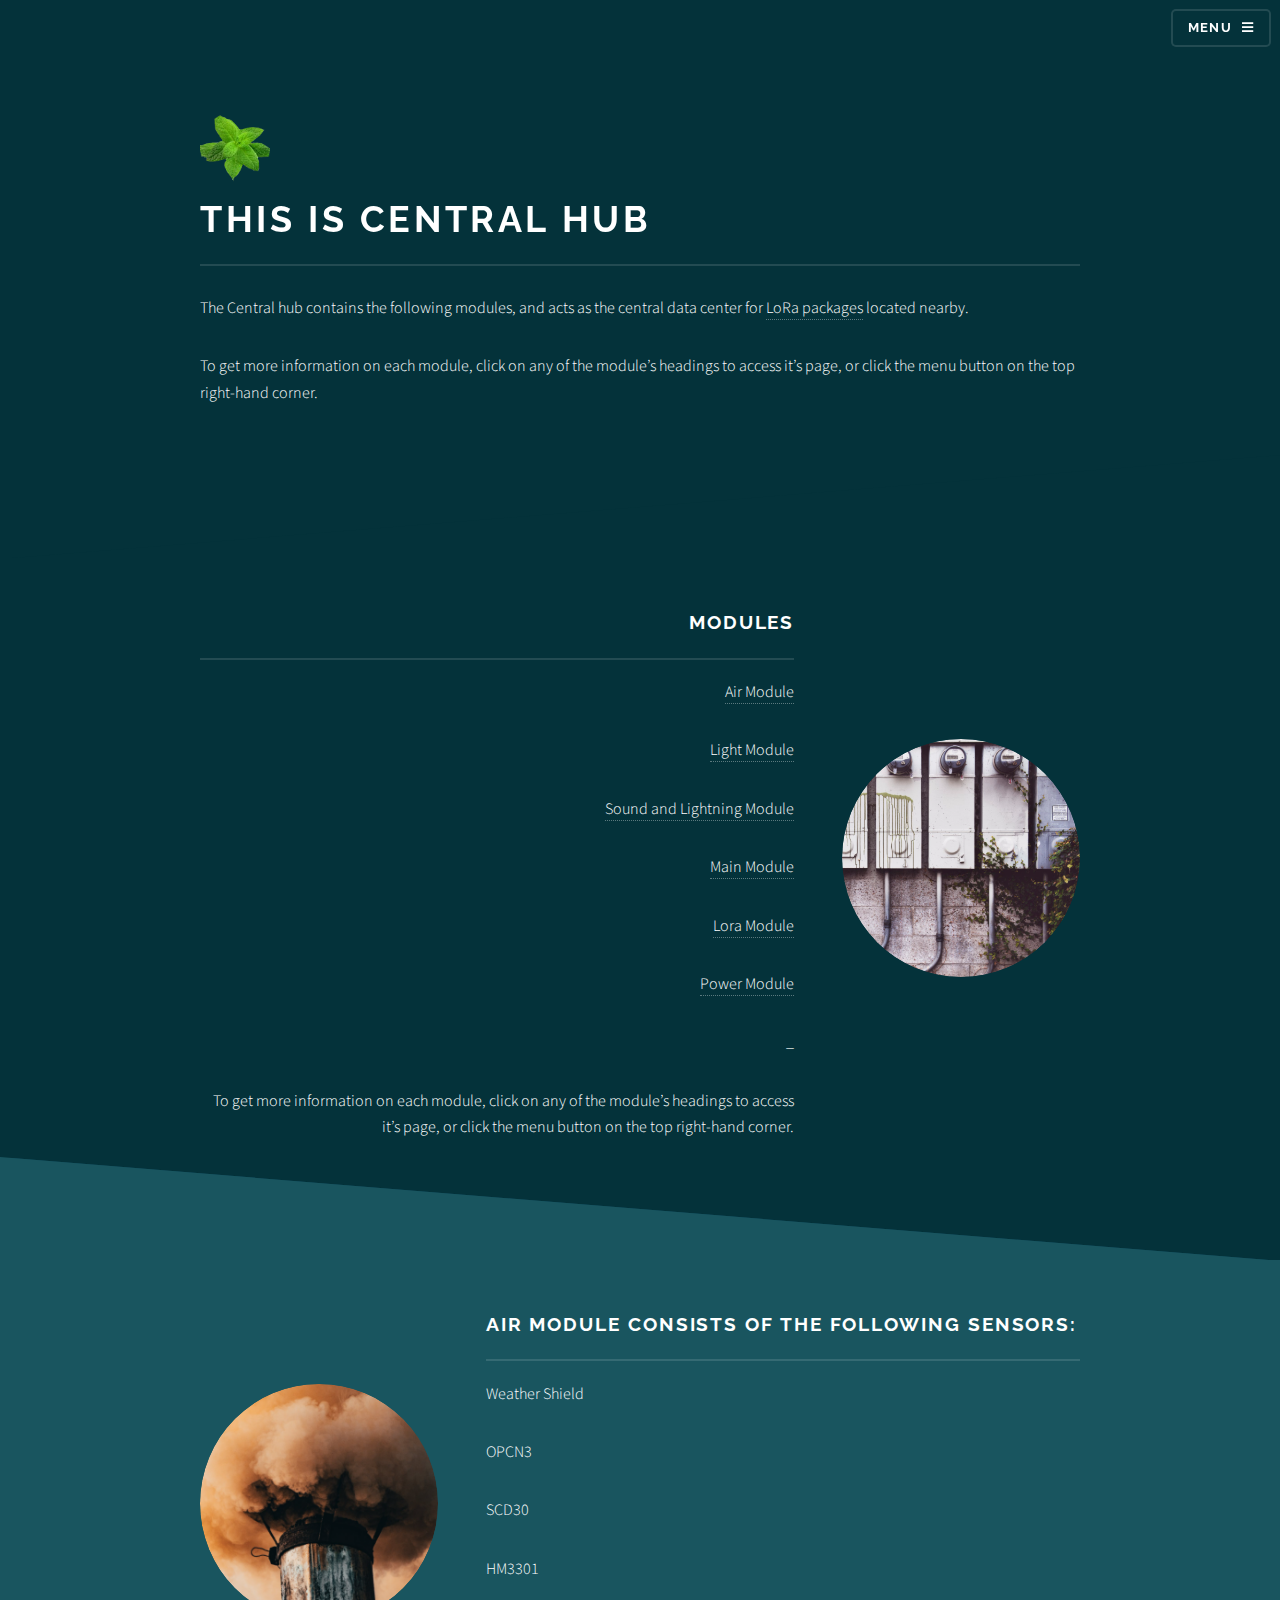
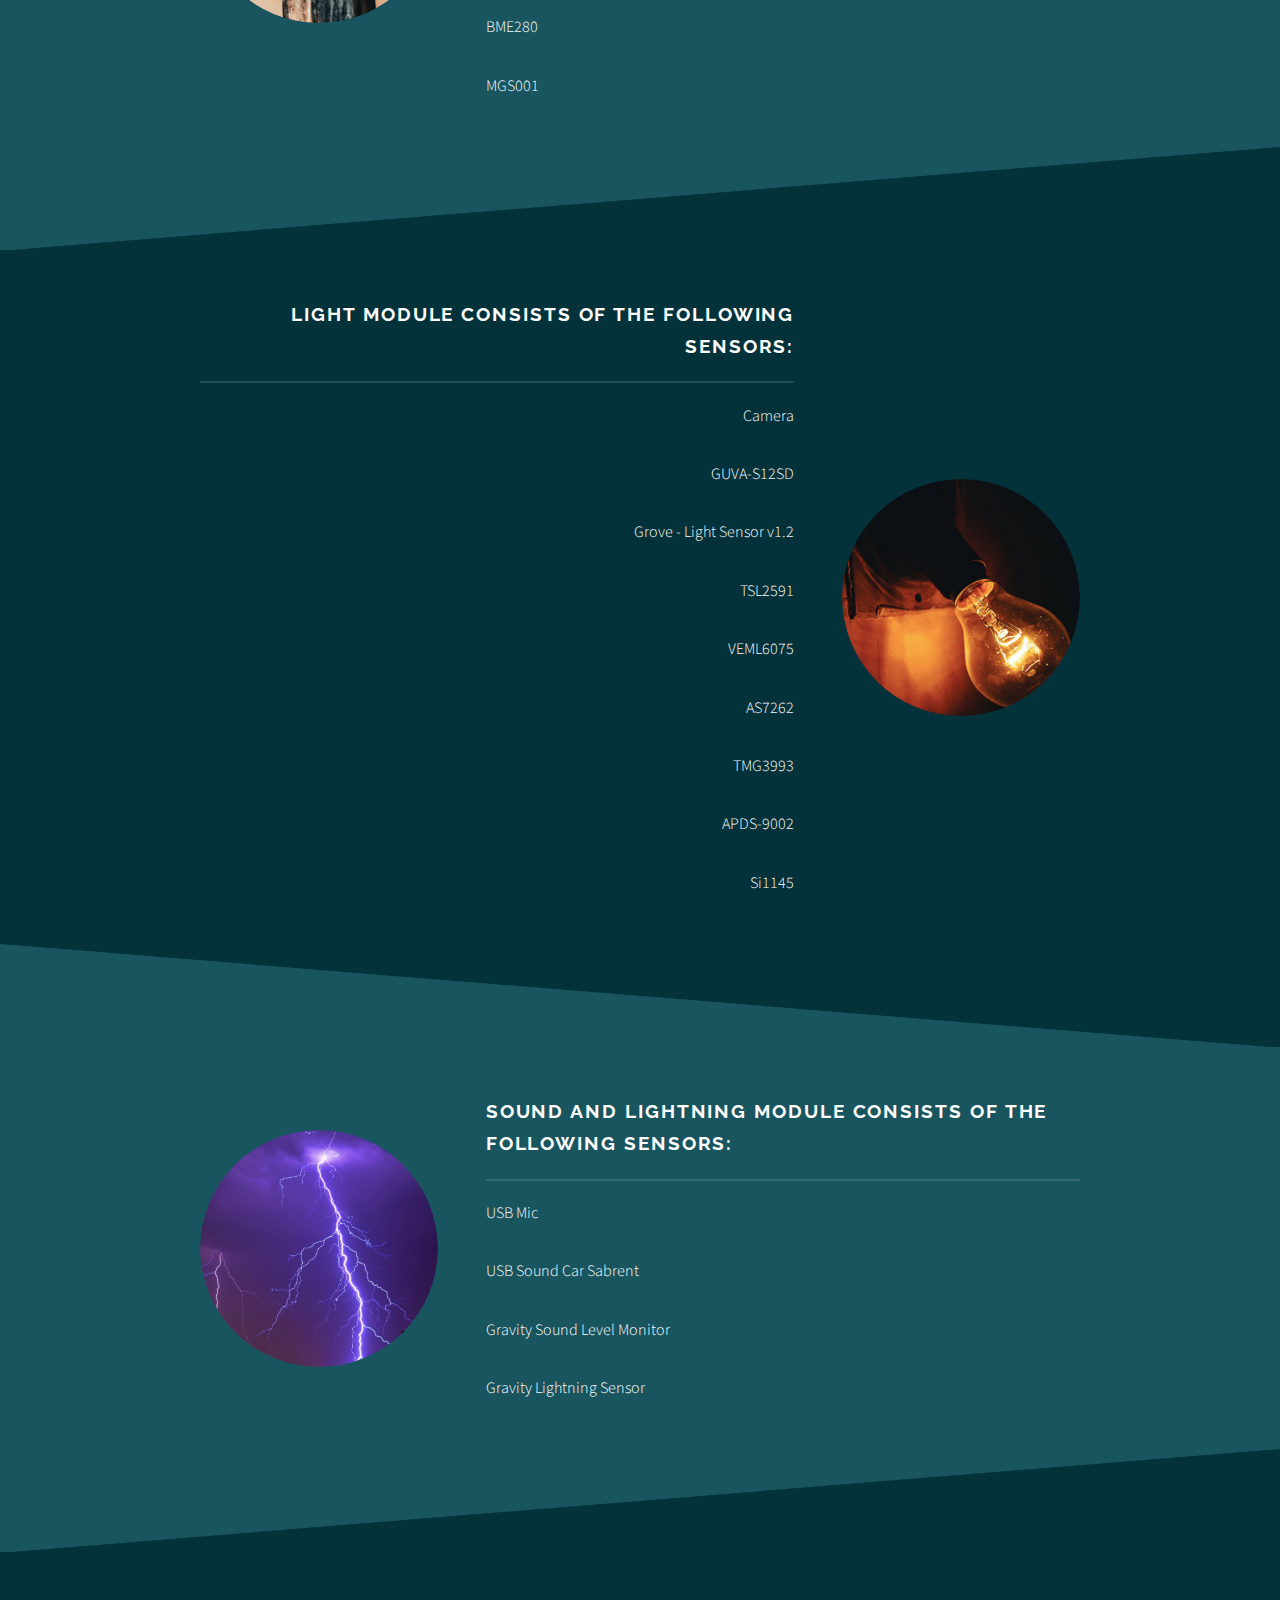
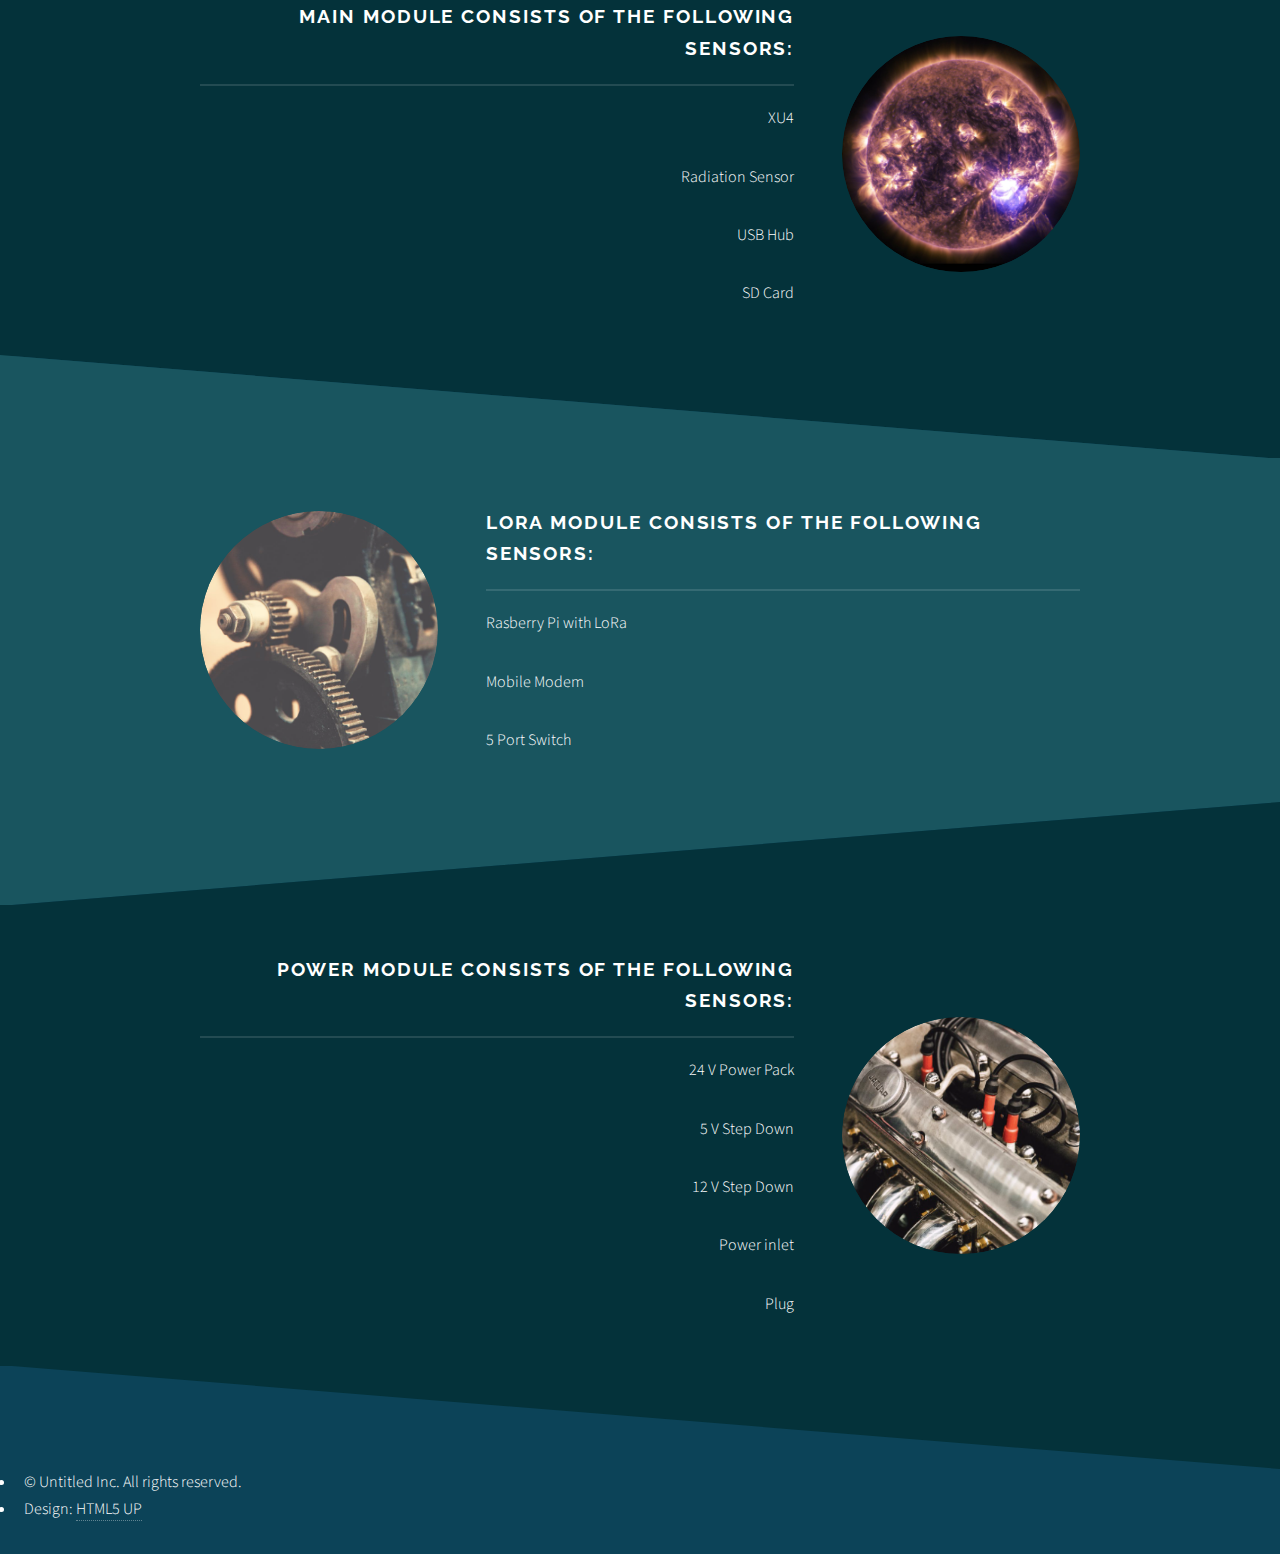
<file: index.html>
<!DOCTYPE HTML>
<!--
	Solid State by HTML5 UP
	html5up.net | @ajlkn
	Free for personal and commercial use under the CCA 3.0 license (html5up.net/license)
-->
<html>
	<head>
		<title>Central Hub</title>
		<meta charset="utf-8" />
		<meta name="viewport" content="width=device-width, initial-scale=1, user-scalable=no" />
		<link rel="stylesheet" href="assets/css/main.css" />
		<noscript><link rel="stylesheet" href="assets/css/noscript.css" /></noscript>
	</head>
	<body class="is-preload">

		<!-- Page Wrapper -->
			<div id="page-wrapper">

				<!-- Header -->
					<header id="header" class="alt">
						<h1><a href="index.html">Central Hub</a></h1>
						<nav>
							<a href="#menu">Menu</a>
						</nav>
					</header>

				<!-- Menu -->
					<nav id="menu">
						<div class="inner">
							<h2>Menu</h2>
							<ul class="links">
								<li><a href="index.html">Home</a></li>
								<li><a href="AirModule.html">Air Module</a></li>
								<li><a href="LightModule.html">Light Module</a></li>
								<li><a href="Sound&LightningModule.html">Sound & Lightning Module</a></li>
								<li><a href="MainModule.html">Main Module</a></li>
								<li><a href="LoraModule.html">Lora Module</a></li>
								<li><a href="PowerModule.html">Power Module</a></li>
						
							<a href="#" class="close">Close</a>
						</div>
					</nav>

				<!-- Banner -->
					<section id="banner">
						<div class="inner">
							<div class="logo"><img src="images/mints copy.png" width="70" height="70" alt="" />
							<h2>This is </strong>Central Hub</strong></h2>
					The Central hub contains the following modules, and acts as the central data center for <a href=https://github.com/mi3nts/loRaNode>LoRa packages</a> located nearby.</p>
					To get more information on each module, click on any of the module’s headings to access it’s page, or click the menu button on the top right-hand corner. 
						</div>
					</section>

				<!-- Wrapper -->
					<section id="wrapper">
						

						<!-- One -->
							<section id="one" class="wrapper spotlight style1">
								<div class="inner">
									<a href="#" class="image"><img src="images/lora.png" alt="" /></a>
									<div class="content">
										<h2 class="major">Modules</h2>
										<p><a href="AirModule.html">Air Module</a>
									<p><a href="LightModule.html">Light Module</a>
									<p><a href="Sound&LightningModule.html">Sound and Lightning Module</a>
									<p><a href="MainModule.html">Main Module</a>
									<p><a href="LoraModule.html">Lora Module</a>
									<p><a href="PowerModule.html">Power Module</a>
								<p>_</p>
							
									To get more information on each module, click on any of the module’s headings to access it’s page, or click the menu button on the top right-hand corner. 
									</div>
								</div>
							</section>

						<!-- Two -->
							<section id="two" class="wrapper alt spotlight style2">
								<div class="inner">
									<a href="#" class="image"><img src="images/air.png" alt="border-radius: 50%" /></a>
									<div class="content">
										<h2 class="major"><a href="AirModule.html">Air Module Consists of The Following Sensors:</a></h2>
										<p>Weather Shield</p>
										<p>OPCN3</p>
										<p>SCD30</p>
										<p>HM3301</p>
										<p>BME280</p>
										<p>MGS001</p>
									</div>
								</div>
							</section>

						<!-- Three -->
							<section id="three" class="wrapper spotlight style3">
								<div class="inner">
									<a href="#" class="image"><img src="images/light.png" alt="" /></a>
									<div class="content">
										<h2 class="major"><a href="LightModule.html">Light Module Consists of The Following Sensors:</a></h2>
										<p>Camera
										<p>GUVA-S12SD</p>
										<p>Grove - Light Sensor v1.2</p>
										<p>TSL2591</p>
										<p>VEML6075</p>
										<p>AS7262</p>
										<p>TMG3993</p>
										<p>APDS-9002</p>
										<p>Si1145</p>
									</div>
								</div>
							</section>

						<!-- Four -->
							<section id="four" class="wrapper alt spotlight style2">
								<div class="inner">
									<a href="#" class="image"><img src="images/sound.png" alt="" /></a>
									<div class="content">
										<h2 class="major"><a href="sound&lightningModule.html">Sound and Lightning Module Consists of The Following Sensors:</a></h2>
										<p>USB Mic</p>
										<p>USB Sound Car Sabrent</p>
										<p>Gravity Sound Level Monitor</p>
										<p>Gravity Lightning Sensor</p>
									</div>
								</div>
							</section>
					
						<!-- Five -->
						<section id="five" class="wrapper spotlight style3">
							<div class="inner">
								<a href="#" class="image"><img src="images/main.png" alt="" /></a>
								<div class="content">
									<h2 class="major"><a href="mainModule.html">Main Module Consists of The Following Sensors:</a></h2>
									<p>XU4</p>
									<p>Radiation Sensor</p>
									<p>USB Hub</p>
									<p>SD Card</p>
								</div>
							</div>
						</section>

					<!-- Six -->
					<section id="six" class="wrapper alt spotlight style2">
						<div class="inner">
							<a href="#" class="image"><img src="images/power.png" alt="" /></a>
							<div class="content">
								<h2 class="major"><a href="loraModule.html">Lora Module Consists of The Following Sensors:</a></h2>
								<p>Rasberry Pi with LoRa</p>
								<p>Mobile Modem</p>
								<p>5 Port Switch</p>
							</div>
						</div>
					</section>

					<!-- Seven -->
					<section id="seven" class="wrapper spotlight style3">
						<div class="inner">
							<a href="#" class="image"><img src="images/power 1.png" alt="" /></a>
							<div class="content">
								<h2 class="major"><a href="powerModule.html">Power Module Consists of The Following Sensors:</a></h2>
								<p>24 V Power Pack</p>
								<p>5 V Step Down</p>
								<p>12 V Step Down</p>
								<p>Power inlet</p>
								<p>Plug</p>
							</div>
						</div>
					</section>
		
							</ul>
							<ul class="copyright">
								<li>&copy; Untitled Inc. All rights reserved.</li><li>Design: <a href="http://html5up.net">HTML5 UP</a></li>
							</ul>
						</div>
					</section>

			</div>

		<!-- Scripts -->
			<script src="assets/js/jquery.min.js"></script>
			<script src="assets/js/jquery.scrollex.min.js"></script>
			<script src="assets/js/browser.min.js"></script>
			<script src="assets/js/breakpoints.min.js"></script>
			<script src="assets/js/util.js"></script>
			<script src="assets/js/main.js"></script>

	</body>
</html>
</file>
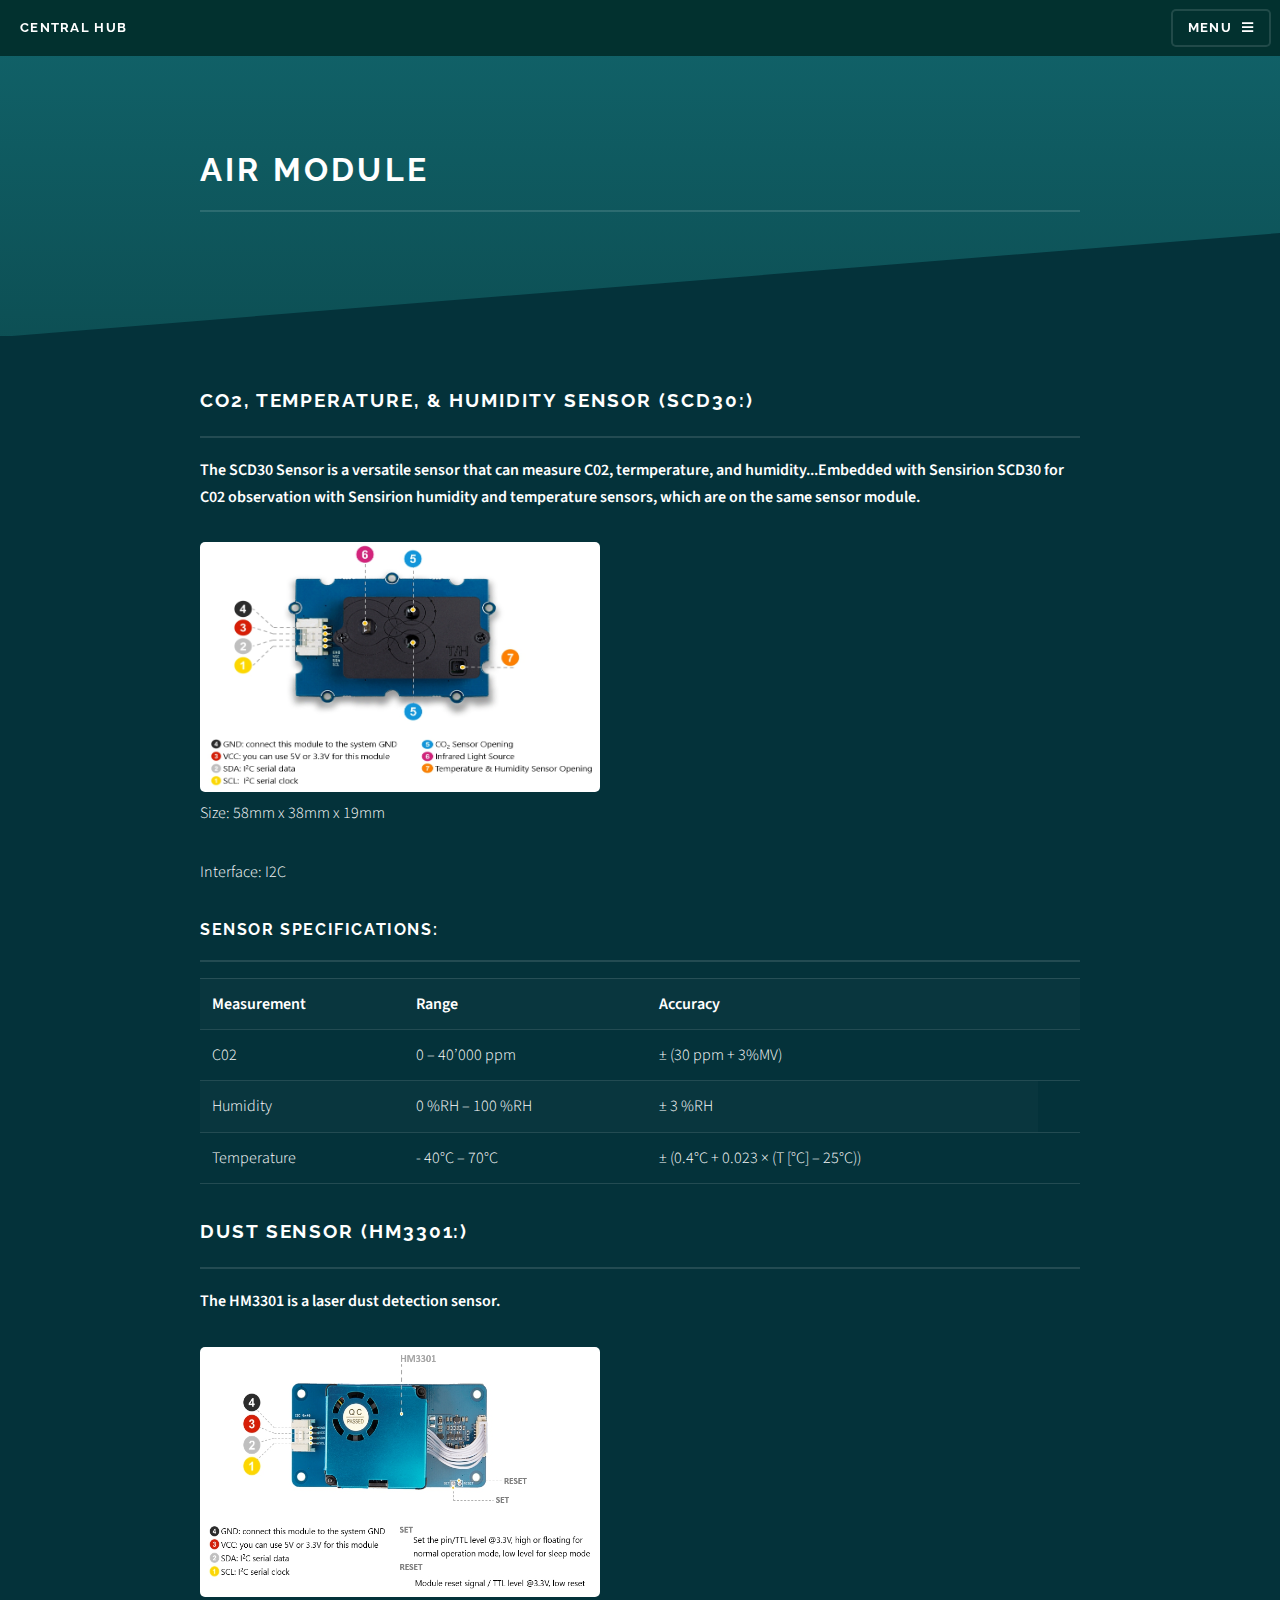
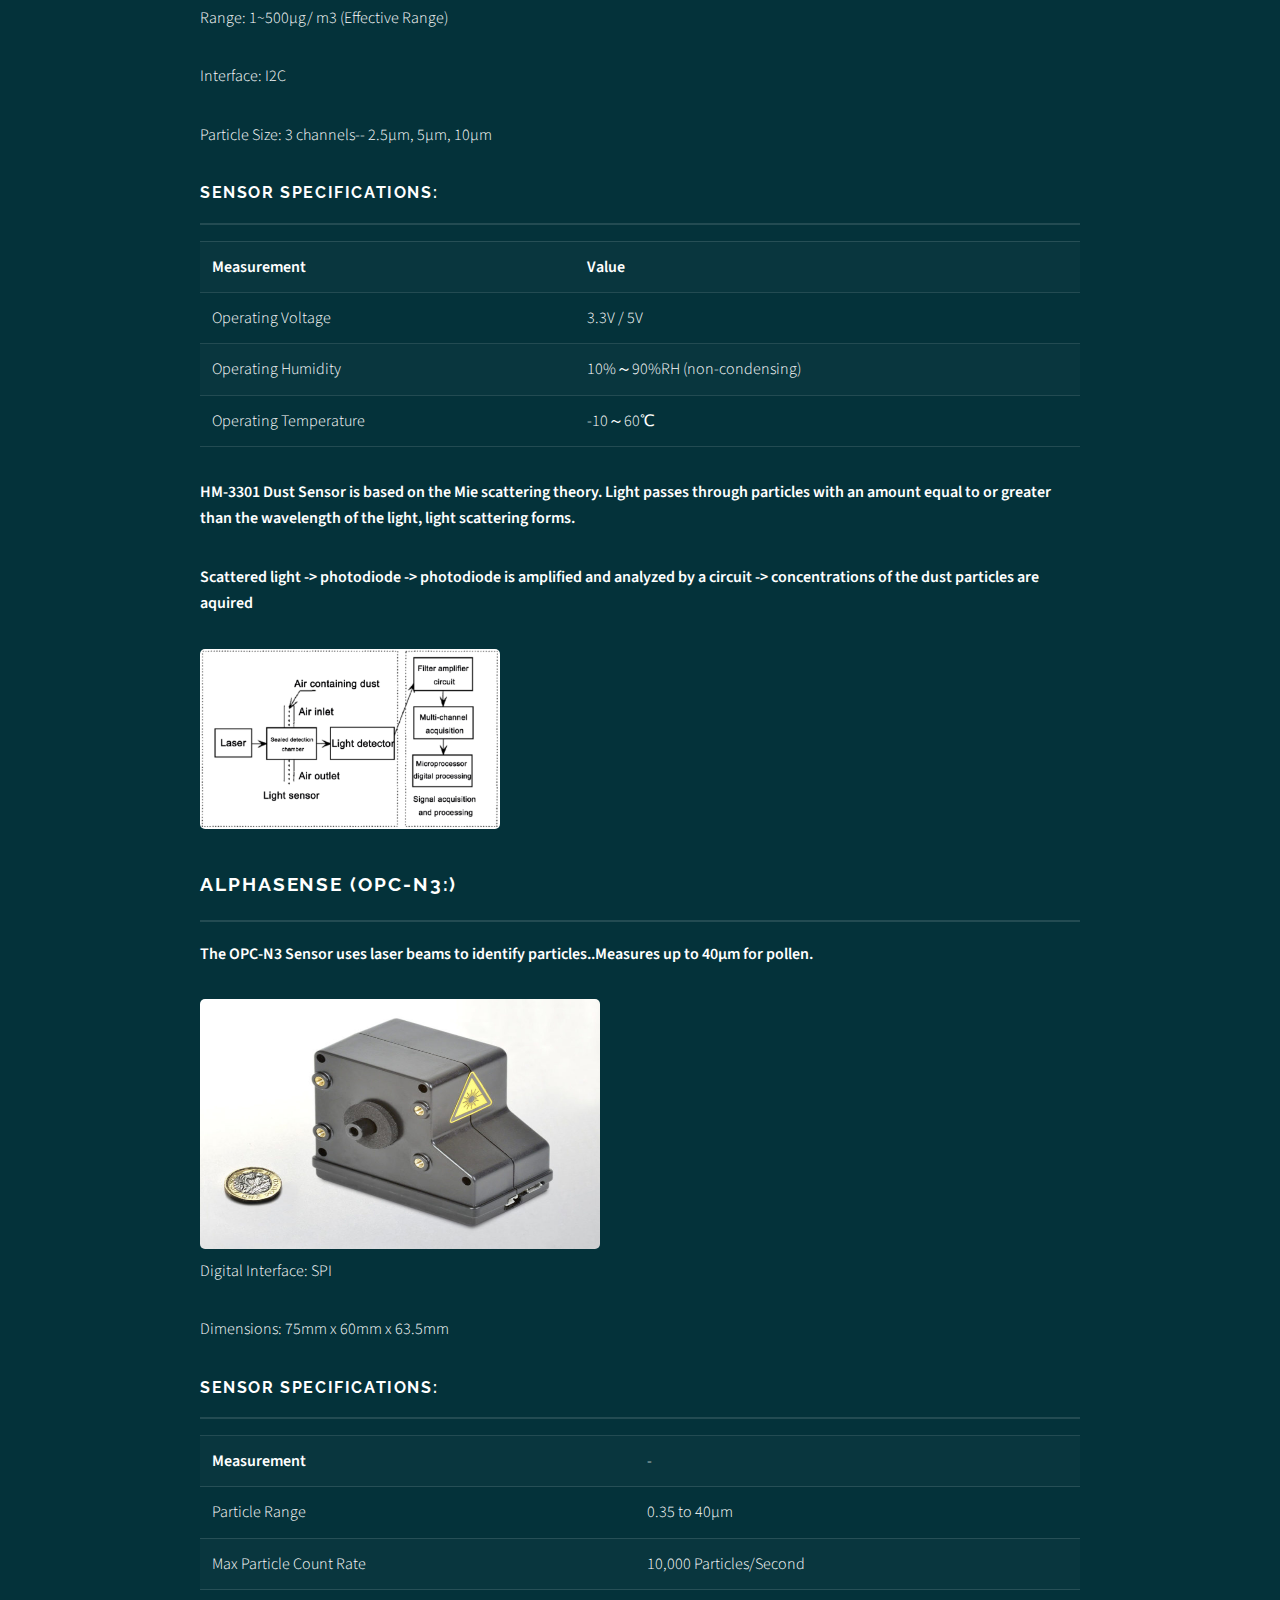
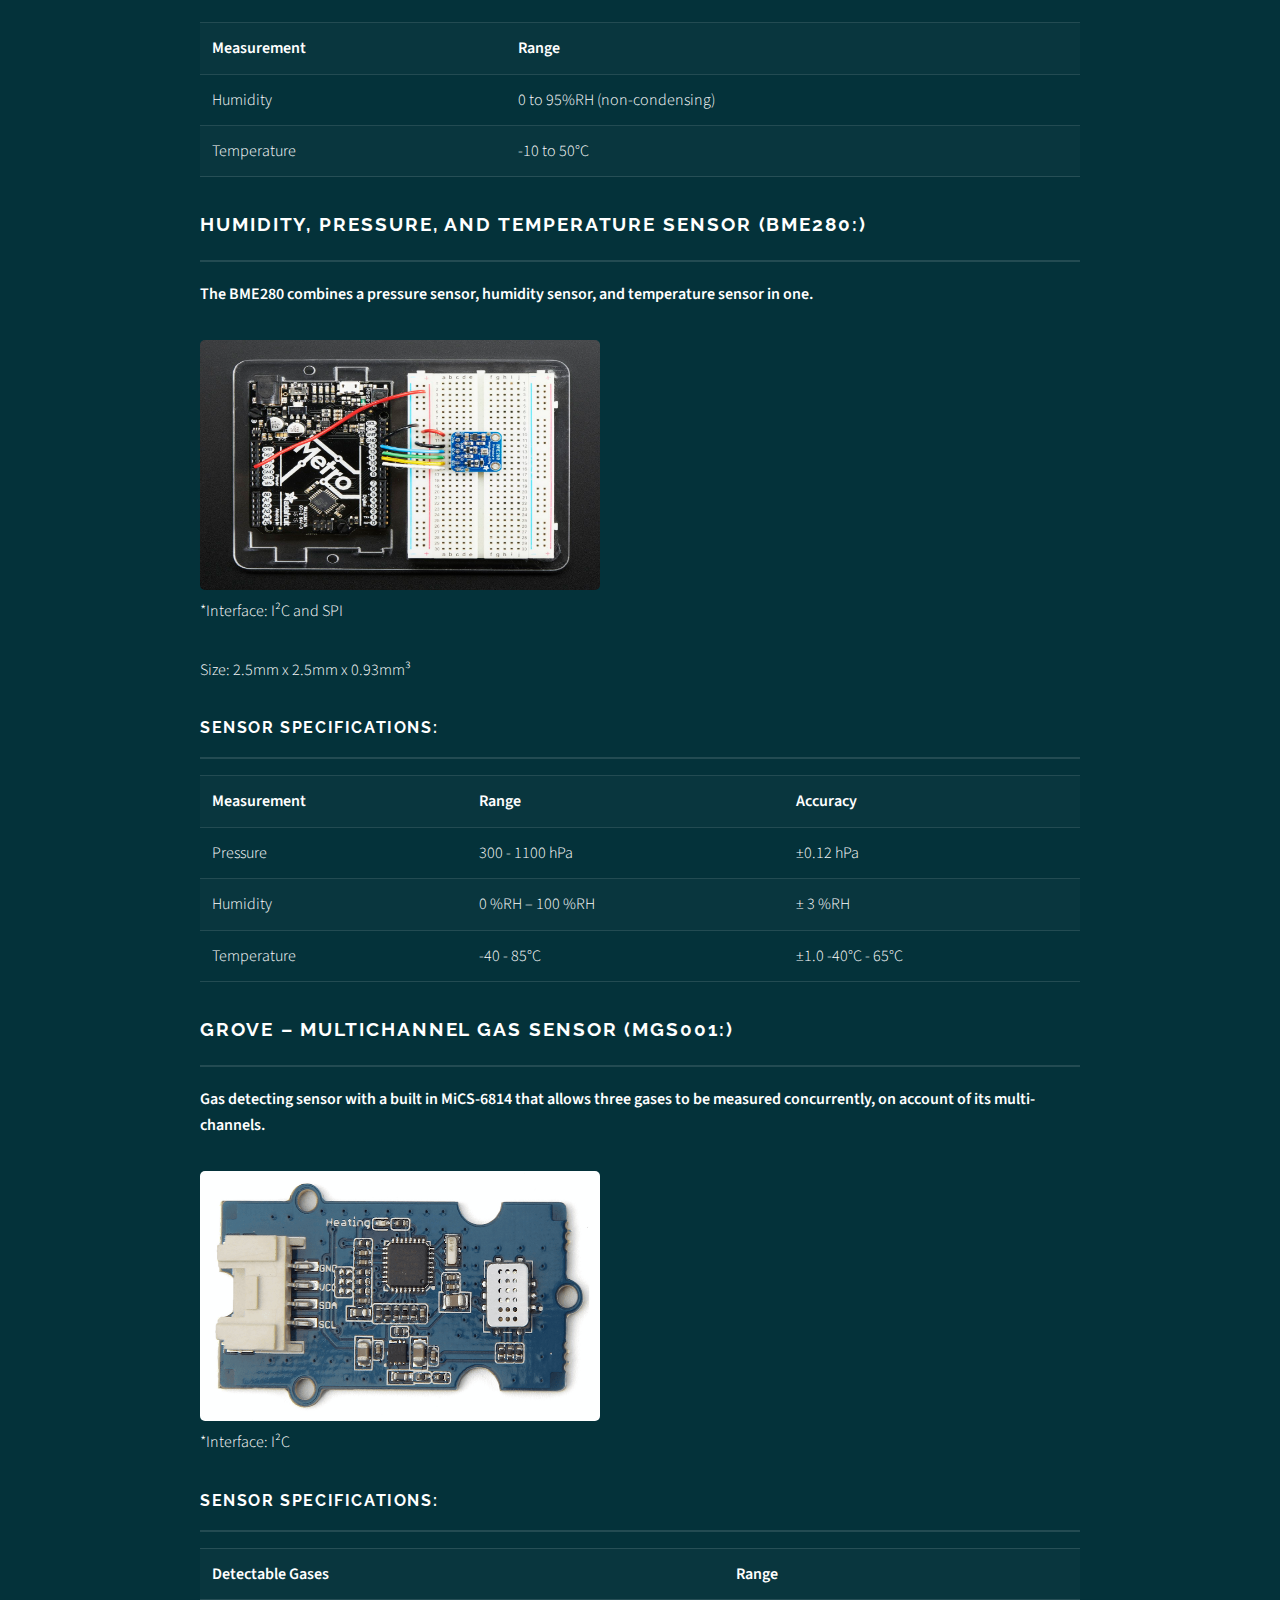
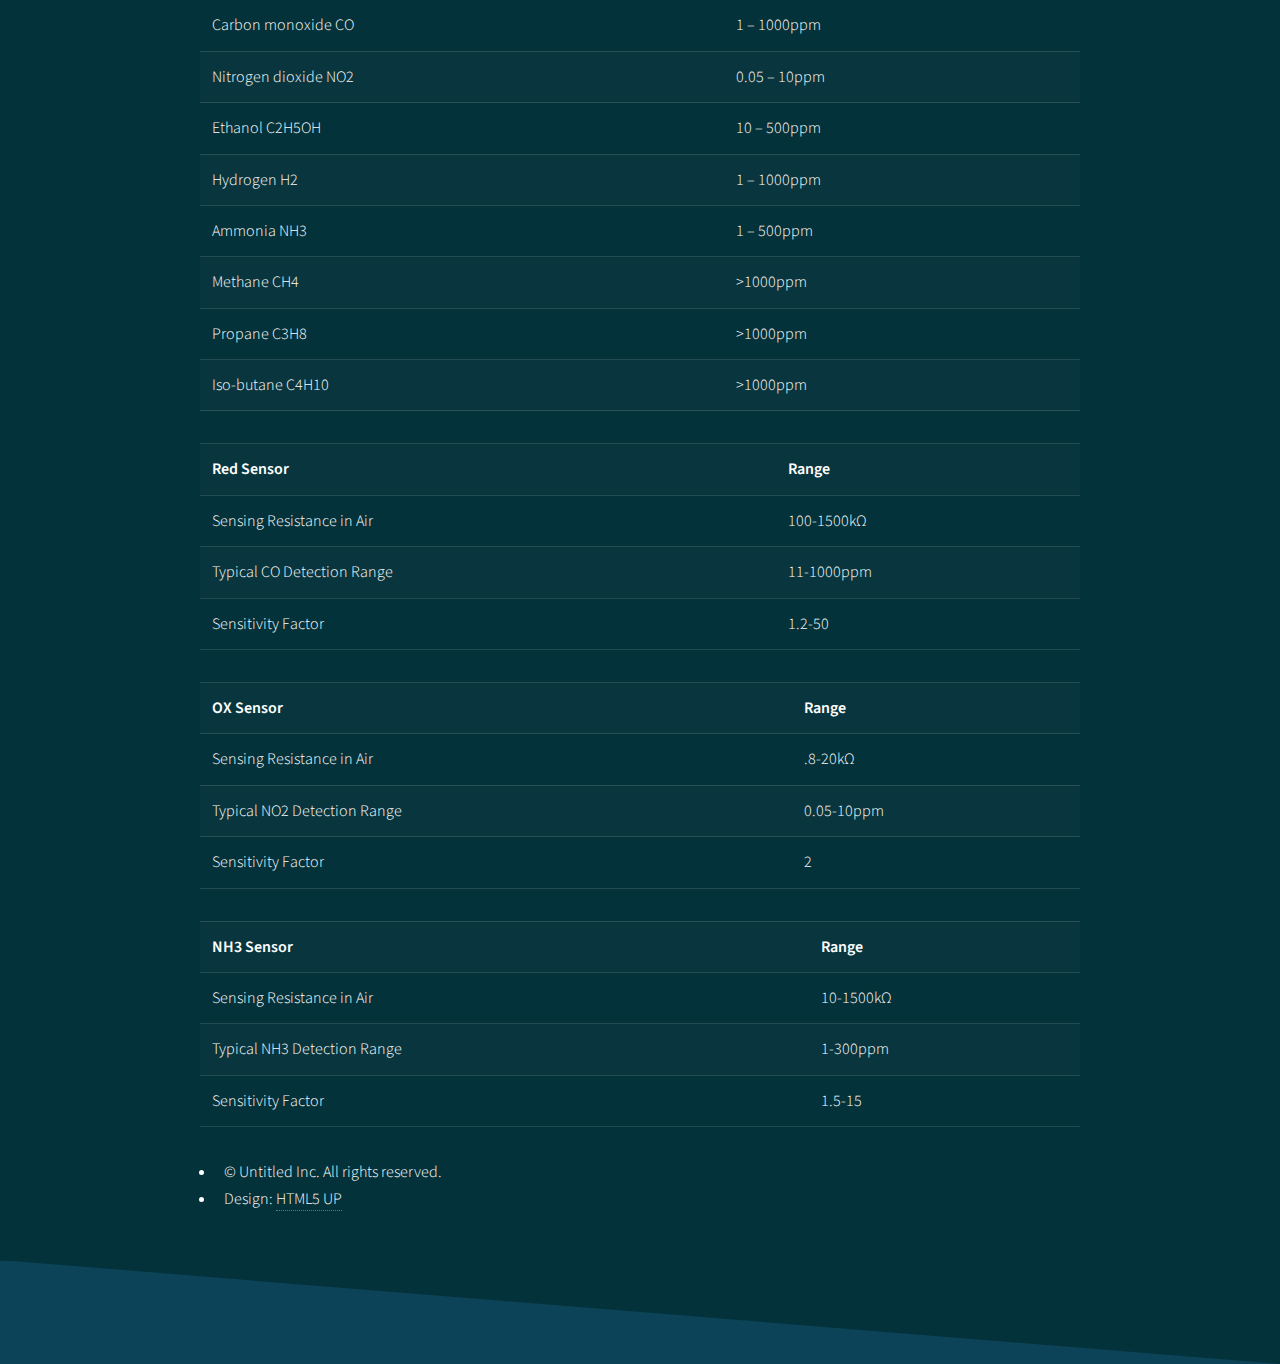
<file: AirModule.html>
<!DOCTYPE HTML>
<!--
	Solid State by HTML5 UP
	html5up.net | @ajlkn
	Free for personal and commercial use under the CCA 3.0 license (html5up.net/license)
-->
<html>
	<head>
		<title>Air Module - Central Hub</title>
		<meta charset="utf-8" />
		<meta name="viewport" content="width=device-width, initial-scale=1, user-scalable=no" />
		<link rel="stylesheet" href="assets/css/main.css" />
		<noscript><link rel="stylesheet" href="assets/css/noscript.css" /></noscript>
	</head>
	<body class="is-preload">

		<!-- Page Wrapper -->
			<div id="page-wrapper">

				<!-- Header -->
					<header id="header">
						<h1><a href="index.html">Central Hub</a></h1>
						<nav>
							<a href="#menu">Menu</a>
						</nav>
					</header>

				<!-- Menu -->
					<nav id="menu">
						<div class="inner">
							<h2>Menu</h2>
							<ul class="links">
                                <li><a href="index.html">Home</a></li>
								<li><a href="AirModule.html">Air Module</a></li>
								<li><a href="LightModule.html">Light Module</a></li>
                                <li><a href="Sound&LightningModule.html">Sound & Lightning Module</a></li>
                                <li><a href="MainModule.html">Main Module</a></li>
                                <li><a href="LoraModule.html">Lora Module</a></li>
							</ul>
							<a href="#" class="close">Close</a>
						</div>
					</nav>

				<!-- Wrapper -->
					<section id="wrapper">
						<header>
							<div class="inner">
								<h2>Air Module</h2>
							</div>
						</header>

						<!-- Content -->
							<div class="wrapper">
								<div class="inner">

									<section>
										<h2 class="major">CO2, Temperature, & Humidity Sensor (SCD30:)</h3>
										<p><b>The SCD30 Sensor is a versatile sensor that can measure C02, termperature, and humidity...Embedded with Sensirion SCD30 for C02 observation with Sensirion humidity and temperature sensors, which are on the same sensor module.</b>
											<p>       </p>
											<a href="#" class="image"><img src="images/pinout.jpg" width="400" height="250" alt="" /></a>
										<p>Size: 58mm x 38mm x 19mm
										</p>Interface: I2C
<p>       </p>
										<h1 class="major">Sensor Specifications:</h3>
										<TABLE>
											<TR>
											   <TD><b>Measurement</b></TD>
											   <TD><b>Range</b></TD>
											   <TD><b>Accuracy</b><TD>
											</TR>
											<TR>
											   <TD>C02</TD>
											   <TD>0 – 40’000 ppm</TD>
											   <TD>± (30 ppm + 3%MV)</TD>
											</TR>
											<TR>
											   <TD>Humidity</TD>
											   <TD>0 %RH – 100 %RH</TD>
											   <TD>± 3 %RH</TD>
											</TR>
											<TR>
												<TD>Temperature</TD>
												<TD>- 40°C – 70°C</TD>
												<TD>± (0.4°C + 0.023 × (T [°C] – 25°C))</TD>
											 </TR>
                                         </TABLE>
                                    <section>
                                        <h2 class="major">Dust Sensor (HM3301:)</h3>
                                        <p><b>The HM3301 is a laser dust detection sensor.</b>
											<p>       </p>
											<a href="#" class="image"><img src="images/sensorair.jpg" width="400" height="250" alt="" /></a>
										<p>Range: 1~500µg/ m3 (Effective Range)
										<p>Interface: I2C
                                        <p>Particle Size: 3 channels-- 2.5µm, 5µm, 10µm</p>
<p>       </p>
										<h1 class="major">Sensor Specifications:</h3>
										<TABLE>
											<TR>
											   <TD><b>Measurement</b></TD>
											   <TD><b>Value</b></TD>
											</TR>
											<TR>
											   <TD>Operating Voltage</TD>
											   <TD>3.3V / 5V</TD>
											</TR>
											<TR>
											   <TD>Operating Humidity</TD>
											   <TD>10%～90%RH (non-condensing)</TD>
											</TR>
											<TR>
												<TD>Operating Temperature	</TD>
												<TD>-10～60℃</TD>
											</TR>
                                         </TABLE>

                                        <p><b> HM-3301 Dust Sensor is based on the Mie scattering theory. Light passes through particles with an amount equal to or greater than the wavelength of the light, light scattering forms.
                                        <p>    </p>  
                                        <p> Scattered light -> photodiode -> photodiode is amplified and analyzed by a circuit -> concentrations of the dust particles are aquired</b></p>
                                        <a href="#" class="image"><img src="images/hm3301.jpg" width="300" height="180" alt="" /></a>
                                        <section>
                                          <p>         </p> 
                                            <h2 class="major">Alphasense (OPC-N3:)</h3>
                                            <p><b>The OPC-N3 Sensor uses laser beams to identify particles..Measures up to 40µm for pollen.</b>
                                                <p>       </p>
                                                <a href="#" class="image"><img src="images/opcn3.jpg" width="400" height="250" alt="" /></a>
                                            <p>Digital Interface: SPI
                                            <p>Dimensions: 75mm x 60mm x 63.5mm</p>
    <p>       </p>
                                            <h1 class="major">Sensor Specifications:</h3>
                                            <TABLE>
                                                <TR>
                                                   <TD><b>Measurement</b></TD>
                                                   <TD> -   </TD>
                                                </TR>
                                                <TR>
                                                   <TD>Particle Range</TD>
                                                   <TD>0.35 to 40µm</TD>
                                                </TR>
                                                <TR>
                                                <TD>Max Particle Count Rate</TD>
                                                <TD>10,000 Particles/Second</TD>
                                                </TR>
                                            </TABLE>
                                            <TABLE>
                                                <TR>
                                                   <TD><b>Measurement</b></TD>
                                                           <TD><b>Range</b></TD>
                                                </TR>
                                                <TR>
                                                   <TD>Humidity</TD>
                                                   <TD>0 to 95%RH (non-condensing)</TD>
                                                </TR>
                                                <TR>
                                                   <TD>Temperature</TD>
                                                   <TD>-10 to 50°C</TD>
                                                </TR>
                                            </TABLE>
                                            <section>
                                                <p>         </p> 
                                                  <h2 class="major">Humidity, Pressure, and Temperature Sensor (BME280:)</h3>
                                                  <p><b>The BME280 combines a pressure sensor, humidity sensor, and temperature sensor in one.</b>
                                                      <p>       </p>
                                                      <a href="#" class="image"><img src="images/humidity.jpg" width="400" height="250" alt="" /></a>
                                                  <p>*Interface: I²C and SPI
                                                  <p>Size: 2.5mm x 2.5mm x 0.93mm³</p>
          <p>       </p>
                                                  <h1 class="major">Sensor Specifications:</h3>
                                                  <TABLE>
                                                      <TR>
                                                         <TD><b>Measurement</b></TD>
                                                         <TD><b>Range</b></TD>
                                                         <TD><b>Accuracy</b></TD>
                                                      </TR>
                                                      <TR>
                                                         <TD>Pressure</TD>
                                                         <TD>300 - 1100 hPa</TD>
                                                         <TD>±0.12 hPa</TD>
                                                      </TR>
                                                      <TR>
                                                         <TD>Humidity</TD>
                                                         <TD>0 %RH – 100 %RH</TD>
                                                         <TD>± 3 %RH</TD>
                                                      </TR>
                                                      <TR>
                                                        <TD>Temperature</TD>
                                                        <TD>-40 - 85°C</TD>
                                                        <TD>±1.0 -40°C - 65°C</TD>
                                                     </TR>
                                                  </TABLE>			
                                                  <section>
                                                    <p>         </p> 
                                                      <h2 class="major">Grove – Multichannel Gas Sensor (MGS001:)</h3>
                                                      <p><b>Gas detecting sensor with a built in MiCS-6814 that allows three gases to be measured concurrently, on account of its multi-channels.</b>
                                                          <p>       </p>
                                                          <a href="#" class="image"><img src="images/gas sensor.png" width="400" height="250" alt="" /></a>
                                                      <p>*Interface: I²C 
                                                        <p>       </p>
                                                      <h1 class="major">Sensor Specifications:</h3>
                                                      <TABLE>
                                                          <TR>
                                                             <TD><b>Detectable Gases</b></TD>
                                                             <TD><b>Range</b></TD>
                                                          </TR>
                                                          <TR>
                                                             <TD>Carbon monoxide CO</TD>
                                                             <TD>1 – 1000ppm</TD>
                                                          </TR>
                                                          <TR>
                                                             <TD>Nitrogen dioxide NO2</TD>
                                                             <TD>0.05 – 10ppm</TD>
                                                          </TR>
                                                          <TR>
                                                            <TD>Ethanol C2H5OH</TD>
                                                            <TD>10 – 500ppm</TD>
                                                         </TR>
                                                         <TR>
                                                            <TD>Hydrogen H2</TD>
                                                            <TD>1 – 1000ppm</TD>
                                                         </TR>
                                                         <TR>
                                                            <TD>Ammonia NH3</TD>
                                                            <TD>1 – 500ppm</TD>
                                                         </TR>
                                                         <TR>
                                                            <TD>Methane CH4</TD>
                                                            <TD>>1000ppm</TD>
                                                         </TR>
                                                         <TR>
                                                            <TD>Propane C3H8</TD>
                                                            <TD>>1000ppm</TD>
                                                         </TR>
                                                         <TR>
                                                            <TD>Iso-butane C4H10</TD>
                                                            <TD>>1000ppm</TD>
                                                         </TR>
                                                      </TABLE>	
                                                      <TABLE>
                                                        <TR>
                                                           <TD><b>Red Sensor</b></TD>
                                                           <TD><b>Range</b></TD>
                                                        </TR>
                                                        <TR>
                                                           <TD>Sensing Resistance in Air</TD>
                                                           <TD>100-1500kΩ</TD>
                                                        </TR>
                                                        <TR>
                                                           <TD>Typical CO Detection Range</TD>
                                                           <TD>11-1000ppm</TD>
                                                        </TR>
                                                        <TR>
                                                            <TD>Sensitivity Factor</TD>
                                                            <TD>1.2-50</TD>
                                                        </TR>
                                                     </TABLE>
                                                     <TABLE>
                                                        <TR>
                                                           <TD><b>OX Sensor</b></TD>
                                                <TD><b>Range</b></TD>
                                                        </TR>
                                                        <TR>
                                                           <TD>Sensing Resistance in Air</TD>
                                                <TD>.8-20kΩ</TD>
                                                        </TR> 
                                                        <TR>
                                                           <TD>Typical NO2 Detection Range</TD>
                                                           <TD>0.05-10ppm</TD>
                                                        </TR>
                                                        <TR>
                                                            <TD>Sensitivity Factor</TD>
                                                            <TD>2</TD>
                                                        </TR>
                                                     </TABLE>
                                                     <TABLE>
                                                        <TR>
                                                           <TD><b>NH3 Sensor</b></TD>
                                                           <TD><b>Range</b></TD>
                                                        </TR>
                                                        <TR>
                                                           <TD>Sensing Resistance in Air</TD>
                                                           <TD>10-1500kΩ</TD>
                                                        </TR>
                                                        <TR>
                                                           <TD>Typical NH3 Detection Range</TD>
                                                           <TD>1-300ppm</TD>
                                                        </TR>
                                                        <TR>
                                                            <TD>Sensitivity Factor</TD>
                                                            <TD>1.5-15</TD>
                                                        </TR>
                                                     </TABLE>
							</ul>
							<ul class="copyright">
								<li>&copy; Untitled Inc. All rights reserved.</li><li>Design: <a href="http://html5up.net">HTML5 UP</a></li>
							</ul>
						</div>
					</section>

			</div>

		<!-- Scripts -->
			<script src="assets/js/jquery.min.js"></script>
			<script src="assets/js/jquery.scrollex.min.js"></script>
			<script src="assets/js/browser.min.js"></script>
			<script src="assets/js/breakpoints.min.js"></script>
			<script src="assets/js/util.js"></script>
			<script src="assets/js/main.js"></script>

	</body>
</html>
</file>
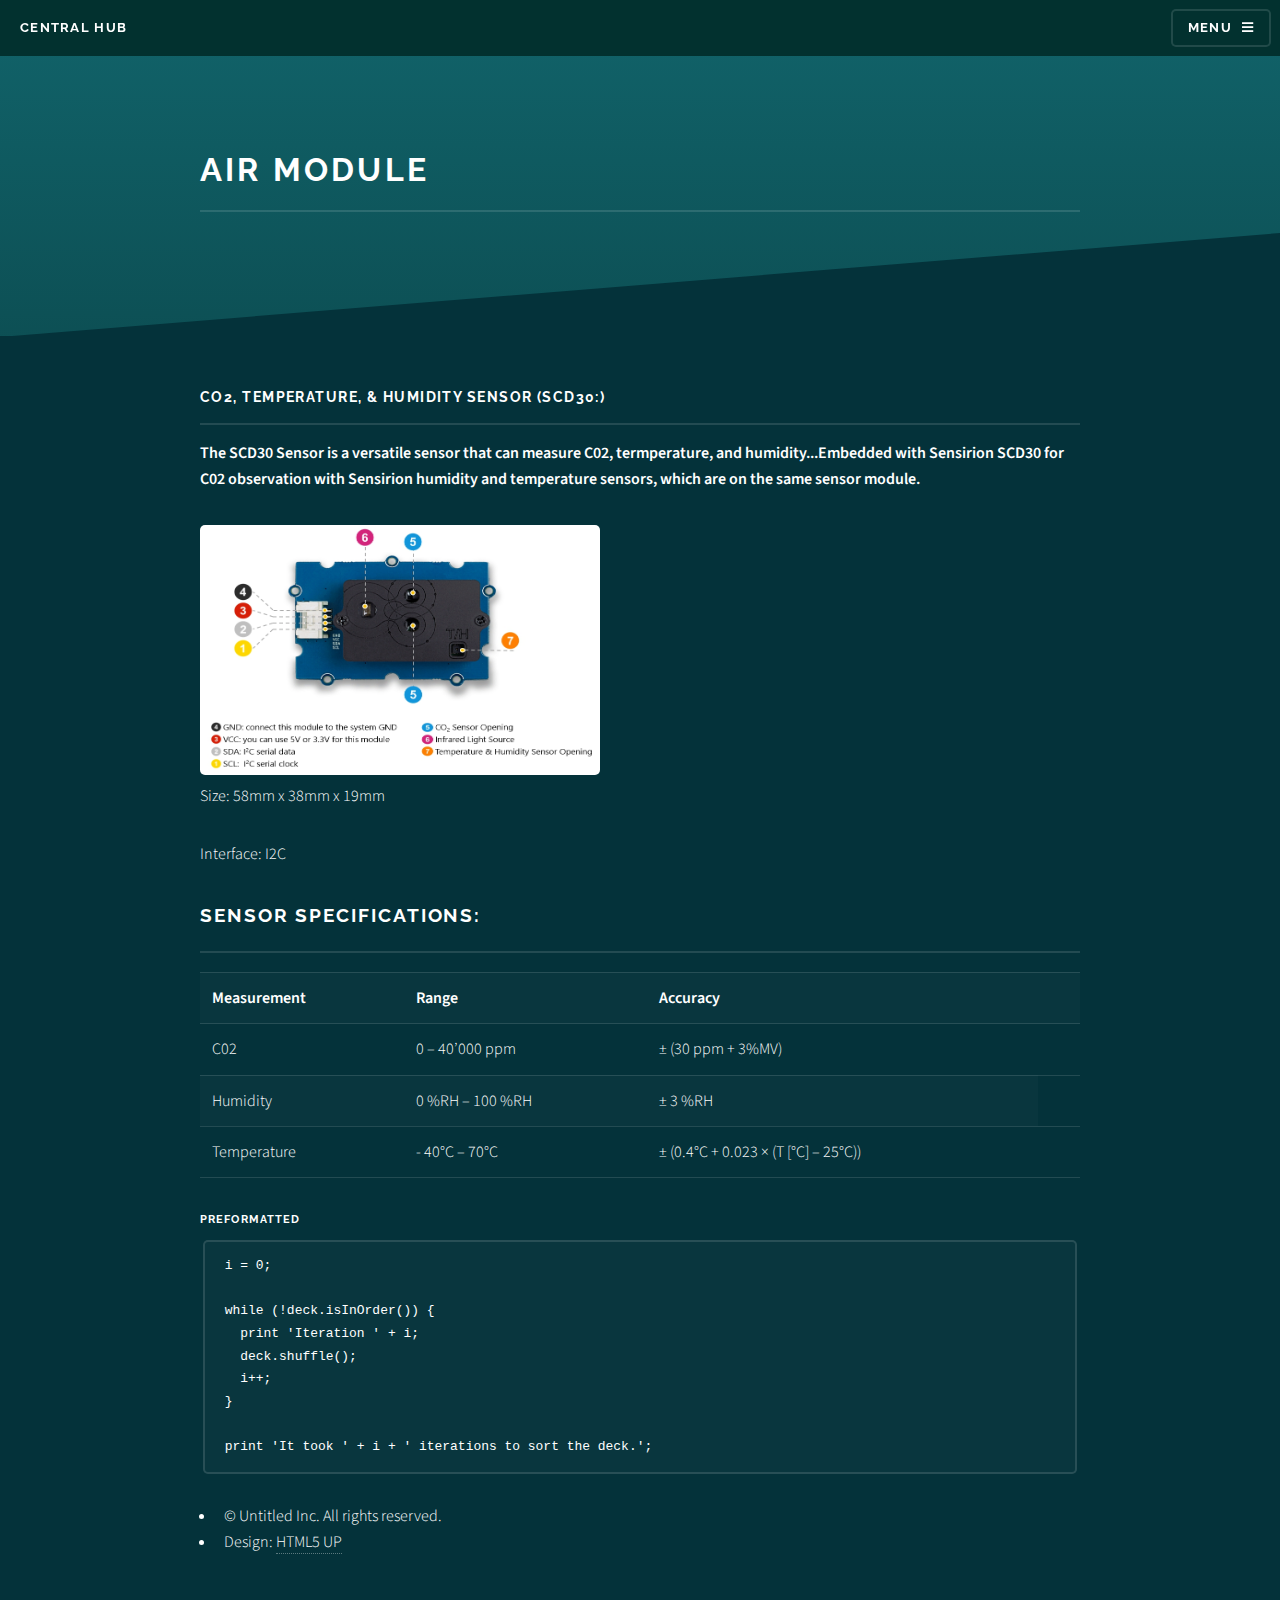
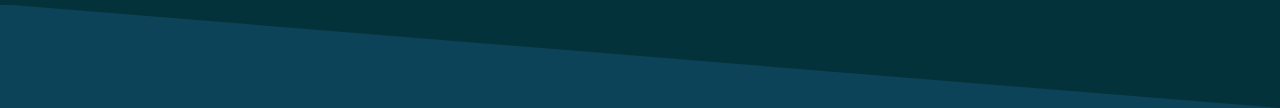
<file: elements.html>
<!DOCTYPE HTML>
<!--
	Solid State by HTML5 UP
	html5up.net | @ajlkn
	Free for personal and commercial use under the CCA 3.0 license (html5up.net/license)
-->
<html>
	<head>
		<title>Air Module - Central Hub</title>
		<meta charset="utf-8" />
		<meta name="viewport" content="width=device-width, initial-scale=1, user-scalable=no" />
		<link rel="stylesheet" href="assets/css/main.css" />
		<noscript><link rel="stylesheet" href="assets/css/noscript.css" /></noscript>
	</head>
	<body class="is-preload">

		<!-- Page Wrapper -->
			<div id="page-wrapper">

				<!-- Header -->
					<header id="header">
						<h1><a href="index.html">Central Hub</a></h1>
						<nav>
							<a href="#menu">Menu</a>
						</nav>
					</header>

				<!-- Menu -->
					<nav id="menu">
						<div class="inner">
							<h2>Menu</h2>
							<ul class="links">
								<li><a href="index.html">Home</a></li>
								<li><a href="generic.html">Generic</a></li>
								<li><a href="elements.html">Elements</a></li>
								<li><a href="#">Log In</a></li>
								<li><a href="#">Sign Up</a></li>
							</ul>
							<a href="#" class="close">Close</a>
						</div>
					</nav>

				<!-- Wrapper -->
					<section id="wrapper">
						<header>
							<div class="inner">
								<h2>Air Module</h2>
							</div>
						</header>

						<!-- Content -->
							<div class="wrapper">
								<div class="inner">

									<section>
										<h3 class="major">CO2, Temperature, & Humidity Sensor (SCD30:)</h3>
										<p><b>The SCD30 Sensor is a versatile sensor that can measure C02, termperature, and humidity...Embedded with Sensirion SCD30 for C02 observation with Sensirion humidity and temperature sensors, which are on the same sensor module.</b>
											<p>       </p>
											<a href="#" class="image"><img src="images/pinout.jpg" width="400" height="250" alt="" /></a>
										<p>Size: 58mm x 38mm x 19mm
										</p>Interface: I2C
<p>       </p>
										<h2 class="major">Sensor Specifications:</h3>
										<TABLE>
											<TR>
											   <TD><b>Measurement</b></TD>
											   <TD><b>Range</b></TD>
											   <TD><b>Accuracy</b><TD>
											</TR>
											<TR>
											   <TD>C02</TD>
											   <TD>0 – 40’000 ppm</TD>
											   <TD>± (30 ppm + 3%MV)</TD>
											</TR>
											<TR>
											   <TD>Humidity</TD>
											   <TD>0 %RH – 100 %RH</TD>
											   <TD>± 3 %RH</TD>
											</TR>
											<TR>
												<TD>Temperature</TD>
												<TD>- 40°C – 70°C</TD>
												<TD>± (0.4°C + 0.023 × (T [°C] – 25°C))</TD>
											 </TR>
										 </TABLE>
										<h4>Preformatted</h4>
										<pre><code>i = 0;

while (!deck.isInOrder()) {
  print 'Iteration ' + i;
  deck.shuffle();
  i++;
}

print 'It took ' + i + ' iterations to sort the deck.';</code></pre>
									</section>

									
							</ul>
							<ul class="copyright">
								<li>&copy; Untitled Inc. All rights reserved.</li><li>Design: <a href="http://html5up.net">HTML5 UP</a></li>
							</ul>
						</div>
					</section>

			</div>

		<!-- Scripts -->
			<script src="assets/js/jquery.min.js"></script>
			<script src="assets/js/jquery.scrollex.min.js"></script>
			<script src="assets/js/browser.min.js"></script>
			<script src="assets/js/breakpoints.min.js"></script>
			<script src="assets/js/util.js"></script>
			<script src="assets/js/main.js"></script>

	</body>
</html>
</file>
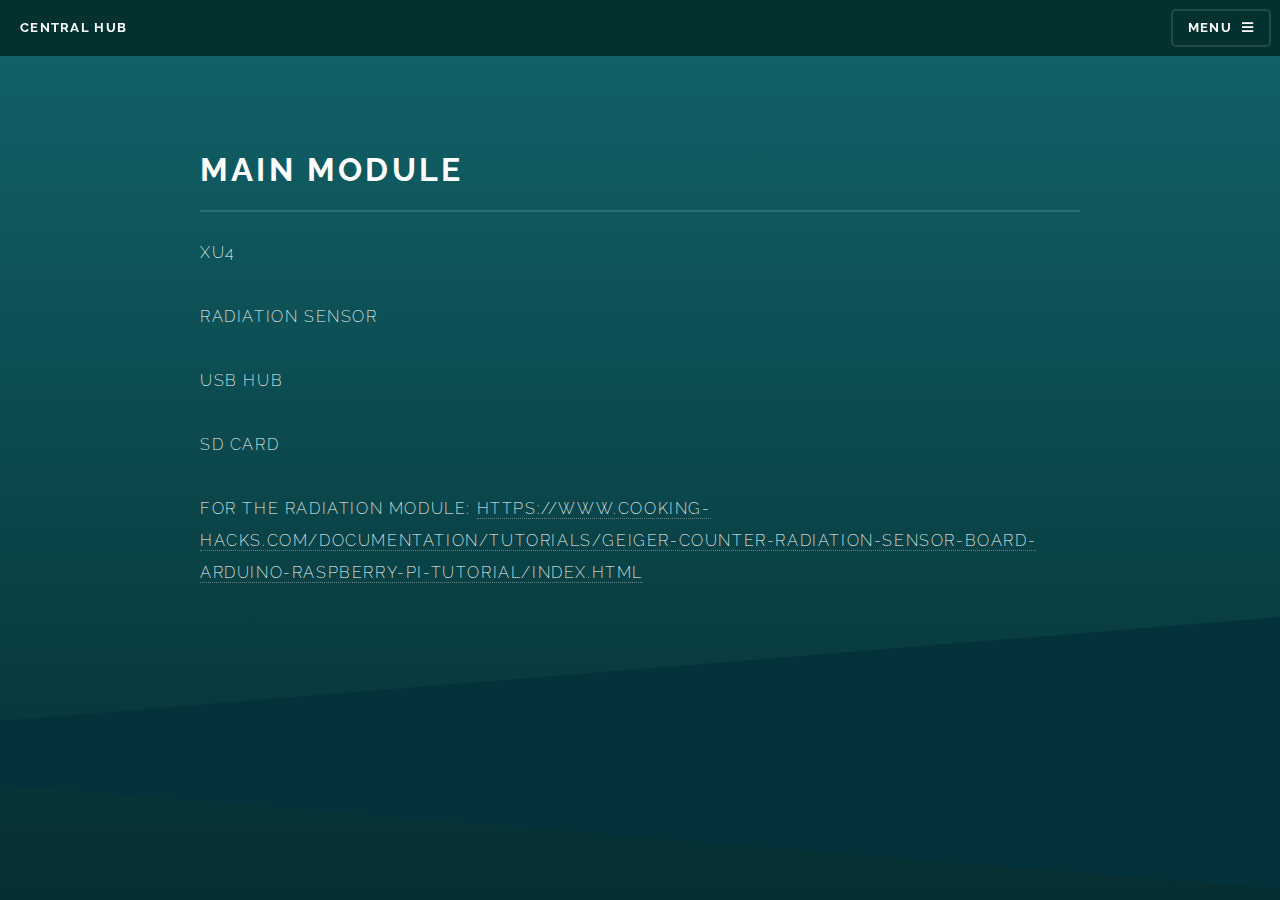
<file: MainModule.html>
<!DOCTYPE HTML>
<!--
	Solid State by HTML5 UP
	html5up.net | @ajlkn
	Free for personal and commercial use under the CCA 3.0 license (html5up.net/license)
-->
<html>
	<head>
		<title>Main Module - Central Hub</title>
		<meta charset="utf-8" />
		<meta name="viewport" content="width=device-width, initial-scale=1, user-scalable=no" />
		<link rel="stylesheet" href="assets/css/main.css" />
		<noscript><link rel="stylesheet" href="assets/css/noscript.css" /></noscript>
	</head>
	<body class="is-preload">

		<!-- Page Wrapper -->
			<div id="page-wrapper">

				<!-- Header -->
					<header id="header">
						<h1><a href="index.html">Central Hub</a></h1>
						<nav>
							<a href="#menu">Menu</a>
						</nav>
					</header>

				<!-- Menu -->
					<nav id="menu">
						<div class="inner">
							<h2>Menu</h2>
							<ul class="links">
								<li><a href="index.html">Home</a></li>
								<li><a href="AirModule.html">Air Module</a></li>
								<li><a href="LightModule.html">Light Module</a></li>
								<li><a href="Sound&LightningModule.html">Sound & Lightning Module</a></li>
								<li><a href="MainModule.html">Main Module</a></li>
								<li><a href="LoraModule.html">Lora Module</a></li>
								<li><a href="PowerModule.html">Power Module</a></li>
							</ul>
							<a href="#" class="close">Close</a>
						</div>
					</nav>

				<!-- Wrapper -->
					<section id="wrapper">
						<header>
							<div class="inner">
								<h2>Main Module</h2>
								<p>XU4
									<p>	Radiation Sensor </p>
										<p>USB Hub </p>
											<p> SD Card </p>
					<p>        </p>
	            <p>For the Radiation Module: <a>https://www.cooking-hacks.com/documentation/tutorials/geiger-counter-radiation-sensor-board-arduino-raspberry-pi-tutorial/index.html</a>
							</div>
						</header>

						<!-- Content -->
							<div class="wrapper">
								<div class="inner">

							</ul>
						</div>
					</section>

			</div>

		<!-- Scripts -->
			<script src="assets/js/jquery.min.js"></script>
			<script src="assets/js/jquery.scrollex.min.js"></script>
			<script src="assets/js/browser.min.js"></script>
			<script src="assets/js/breakpoints.min.js"></script>
			<script src="assets/js/util.js"></script>
			<script src="assets/js/main.js"></script>

	</body>
</html>
</file>
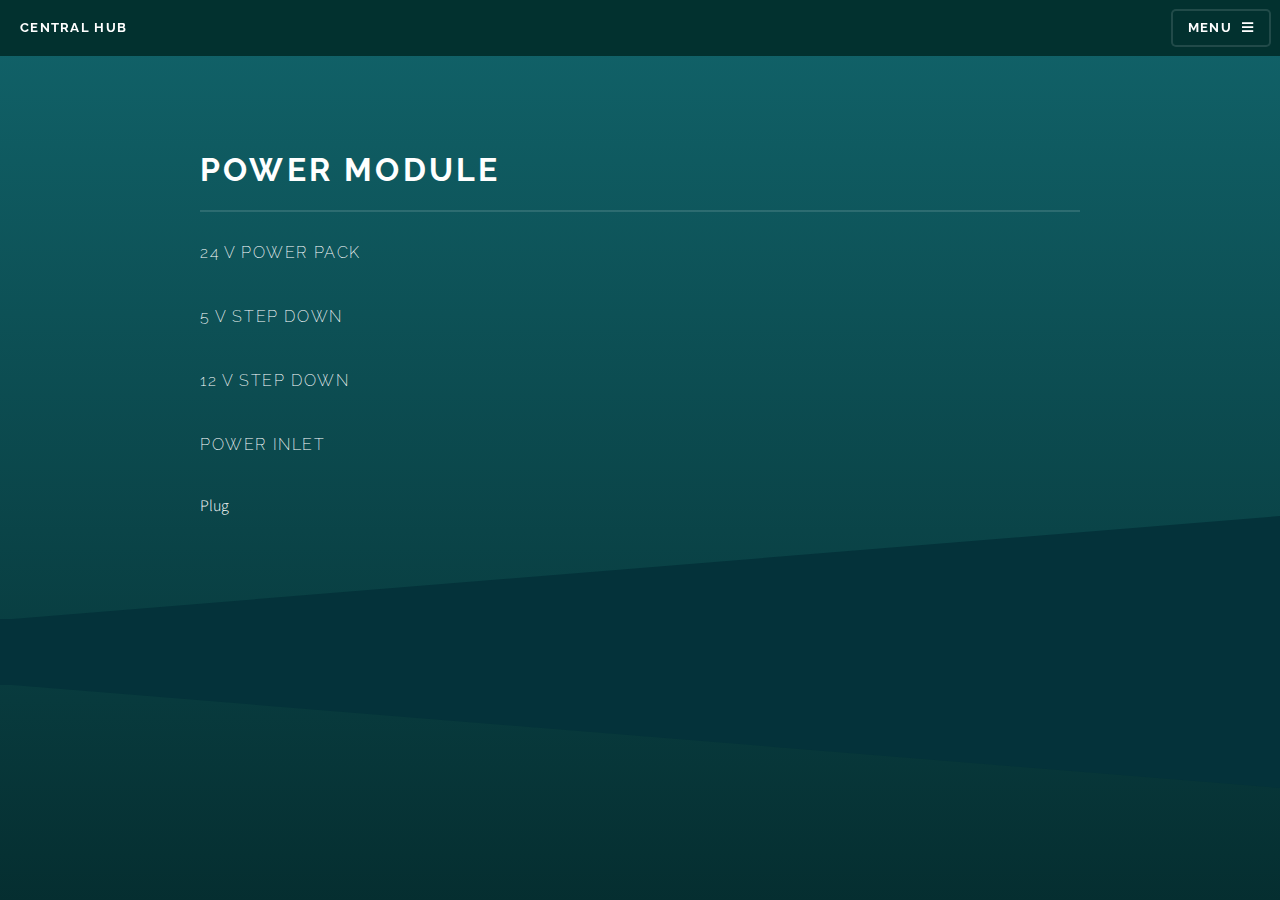
<file: PowerModule.html>
<!DOCTYPE HTML>
<!--
	Solid State by HTML5 UP
	html5up.net | @ajlkn
	Free for personal and commercial use under the CCA 3.0 license (html5up.net/license)
-->
<html>
	<head>
		<title>Power - Central Hub</title>
		<meta charset="utf-8" />
		<meta name="viewport" content="width=device-width, initial-scale=1, user-scalable=no" />
		<link rel="stylesheet" href="assets/css/main.css" />
		<noscript><link rel="stylesheet" href="assets/css/noscript.css" /></noscript>
	</head>
	<body class="is-preload">

		<!-- Page Wrapper -->
			<div id="page-wrapper">

				<!-- Header -->
					<header id="header">
						<h1><a href="index.html">Central Hub</a></h1>
						<nav>
							<a href="#menu">Menu</a>
						</nav>
					</header>

				<!-- Menu -->
					<nav id="menu">
						<div class="inner">
							<h2>Menu</h2>
							<ul class="links">
								<li><a href="index.html">Home</a></li>
								<li><a href="AirModule.html">Air Module</a></li>
								<li><a href="LightModule.html">Light Module</a></li>
								<li><a href="Sound&LightningModule.html">Sound & Lightning Module</a></li>
								<li><a href="MainModule.html">Main Module</a></li>
								<li><a href="LoraModule.html">Lora Module</a></li>
								<li><a href="PowerModule.html">Power Module</a></li>
							</ul>
							<a href="#" class="close">Close</a>
						</div>
					</nav>

				<!-- Wrapper -->
					<section id="wrapper">
						<header>
							<div class="inner">
								<h2>Power Module</h2>
								<p>24 V Power Pack
									<p>5 V Step Down
										<p>12 V Step Down
											<p>Power Inlet	
										</p>Plug
							</div>
						</header>

						<!-- Content -->
							<div class="wrapper">
								<div class="inner">

							</ul>
						</div>
					</section>

			</div>

		<!-- Scripts -->
			<script src="assets/js/jquery.min.js"></script>
			<script src="assets/js/jquery.scrollex.min.js"></script>
			<script src="assets/js/browser.min.js"></script>
			<script src="assets/js/breakpoints.min.js"></script>
			<script src="assets/js/util.js"></script>
			<script src="assets/js/main.js"></script>

	</body>
</html>
</file>
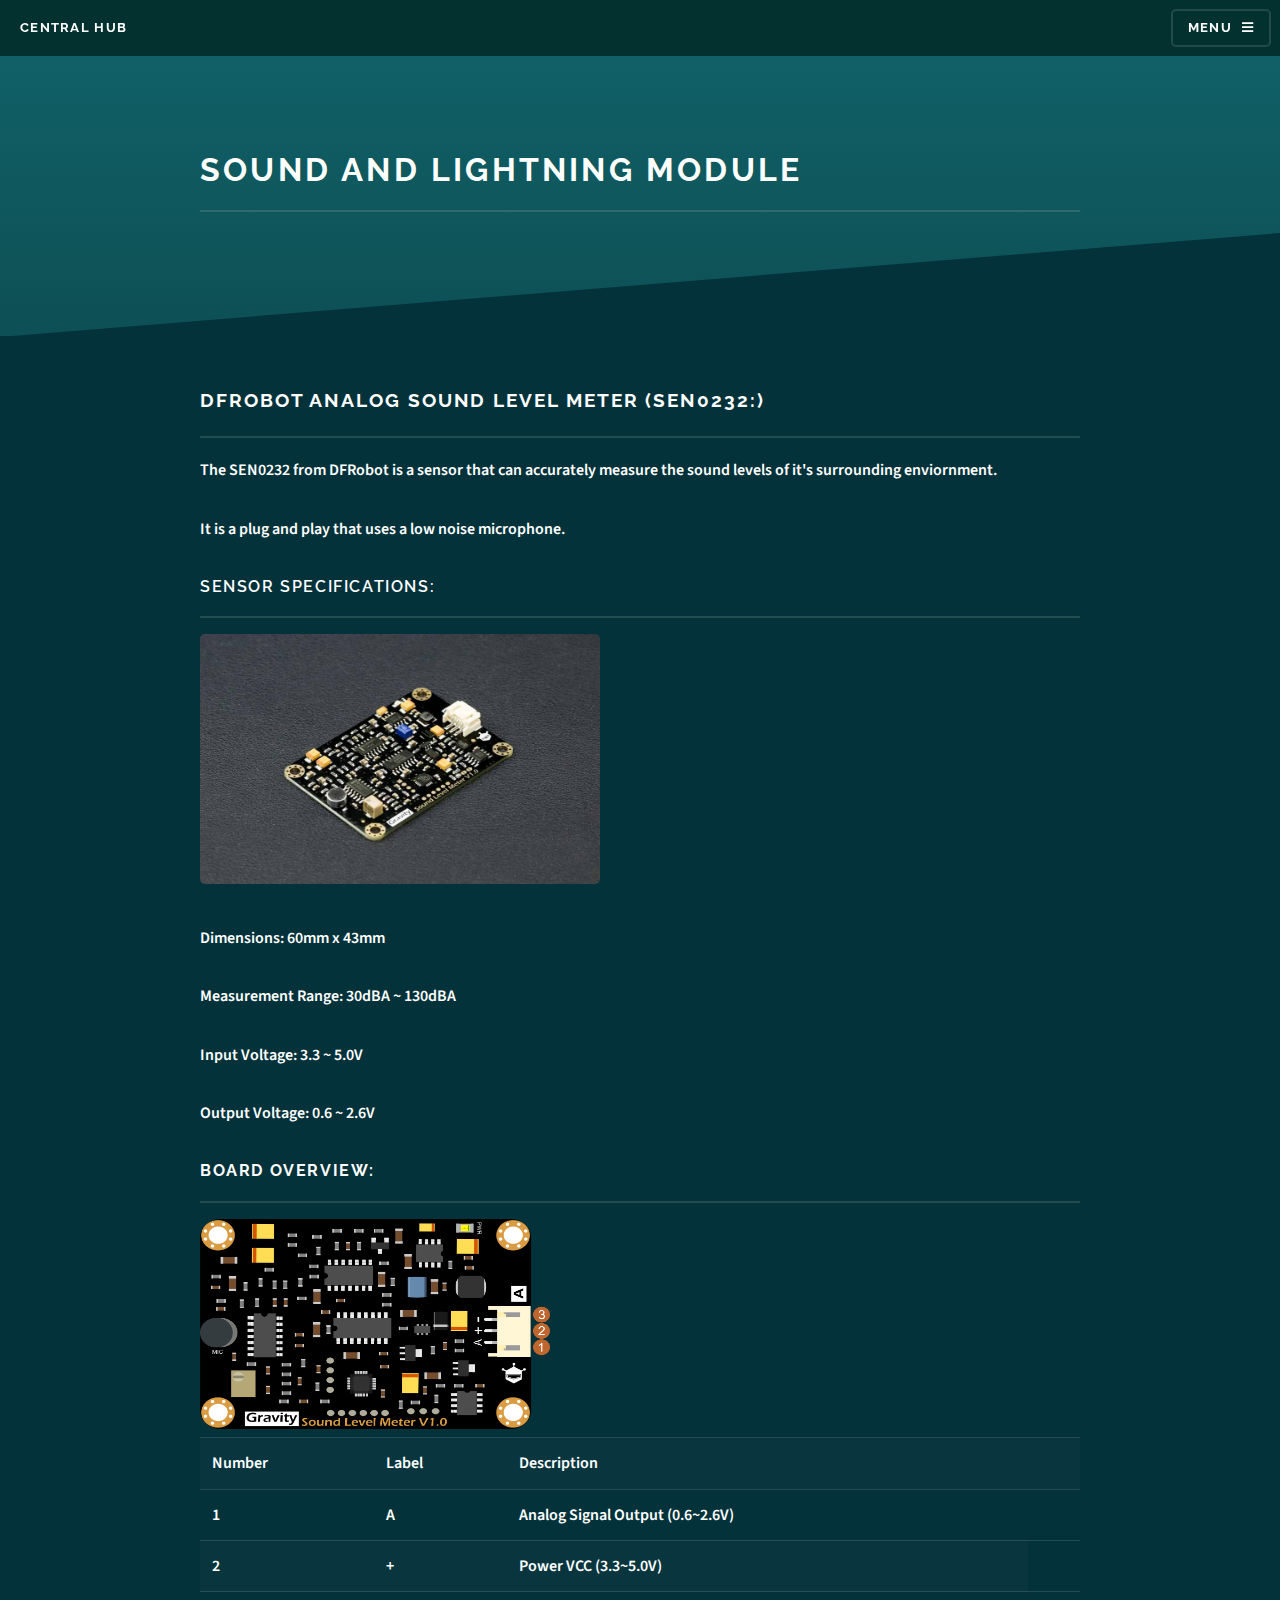
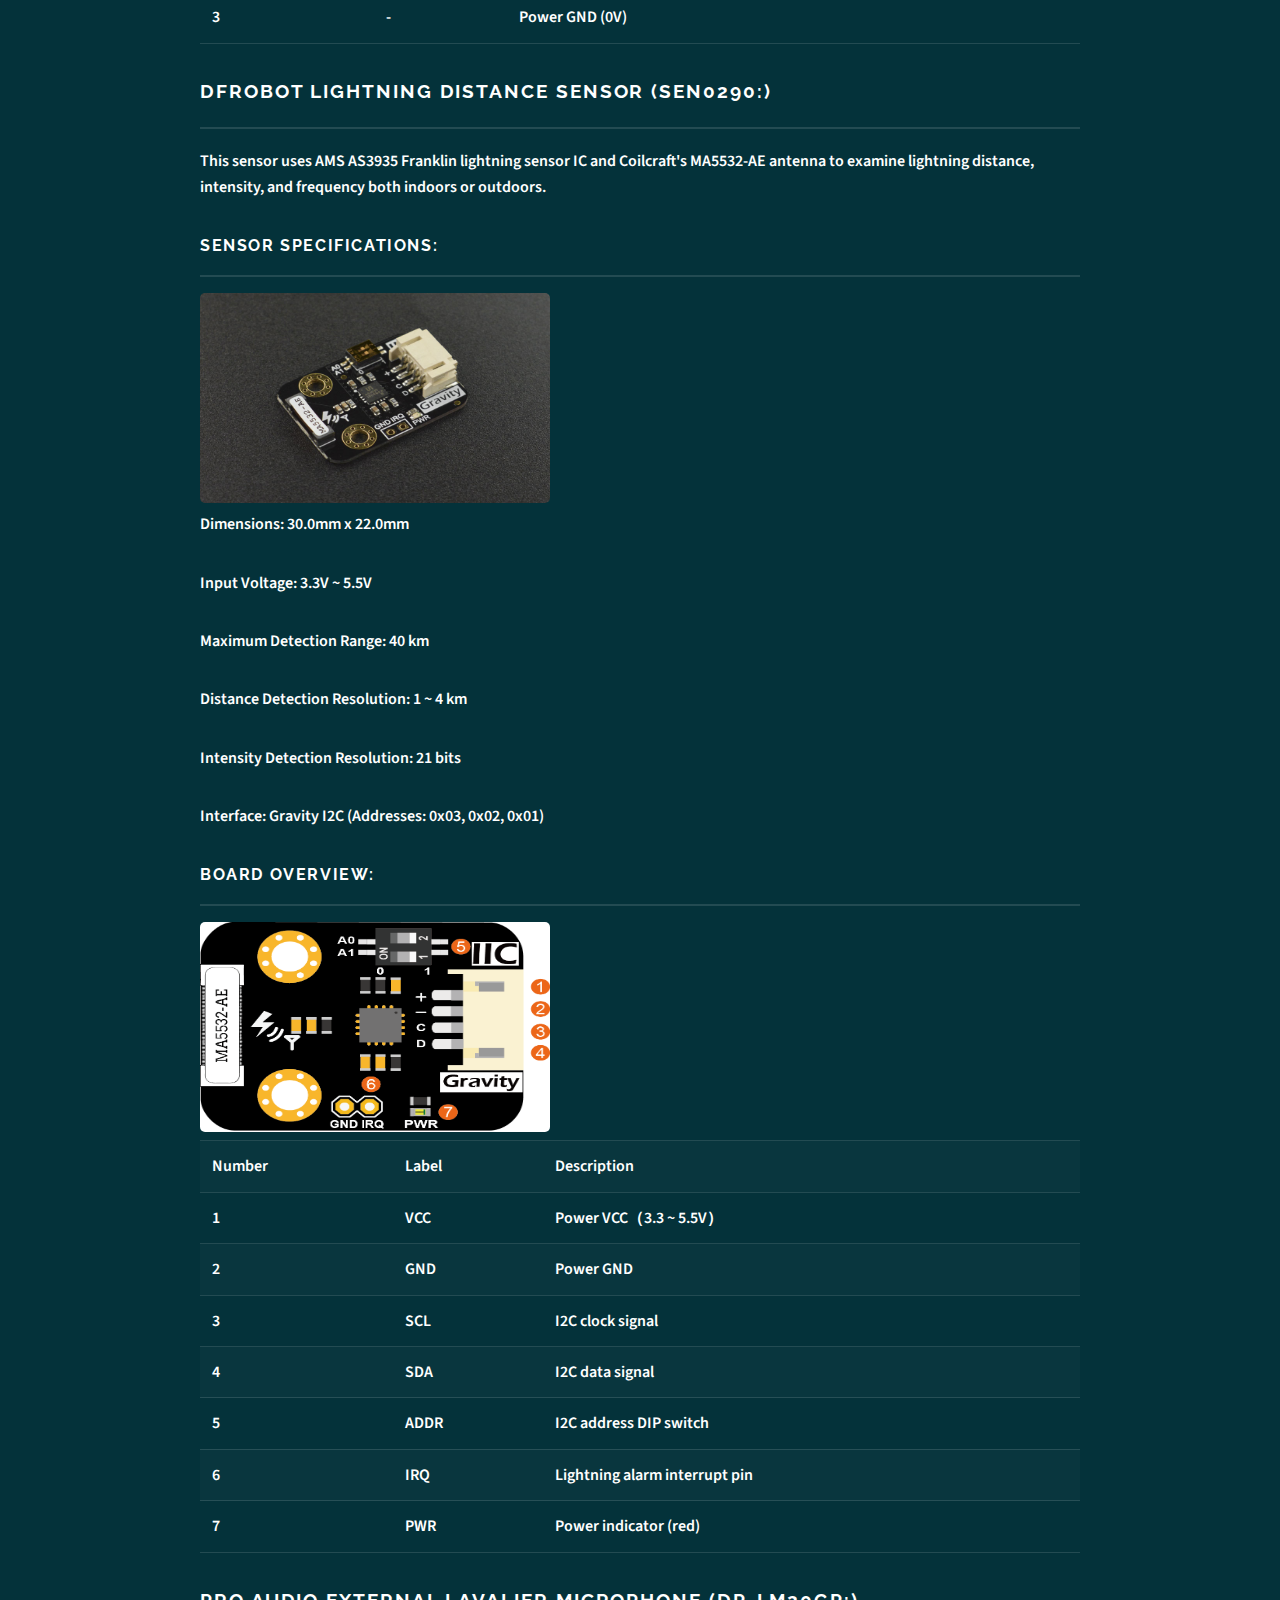
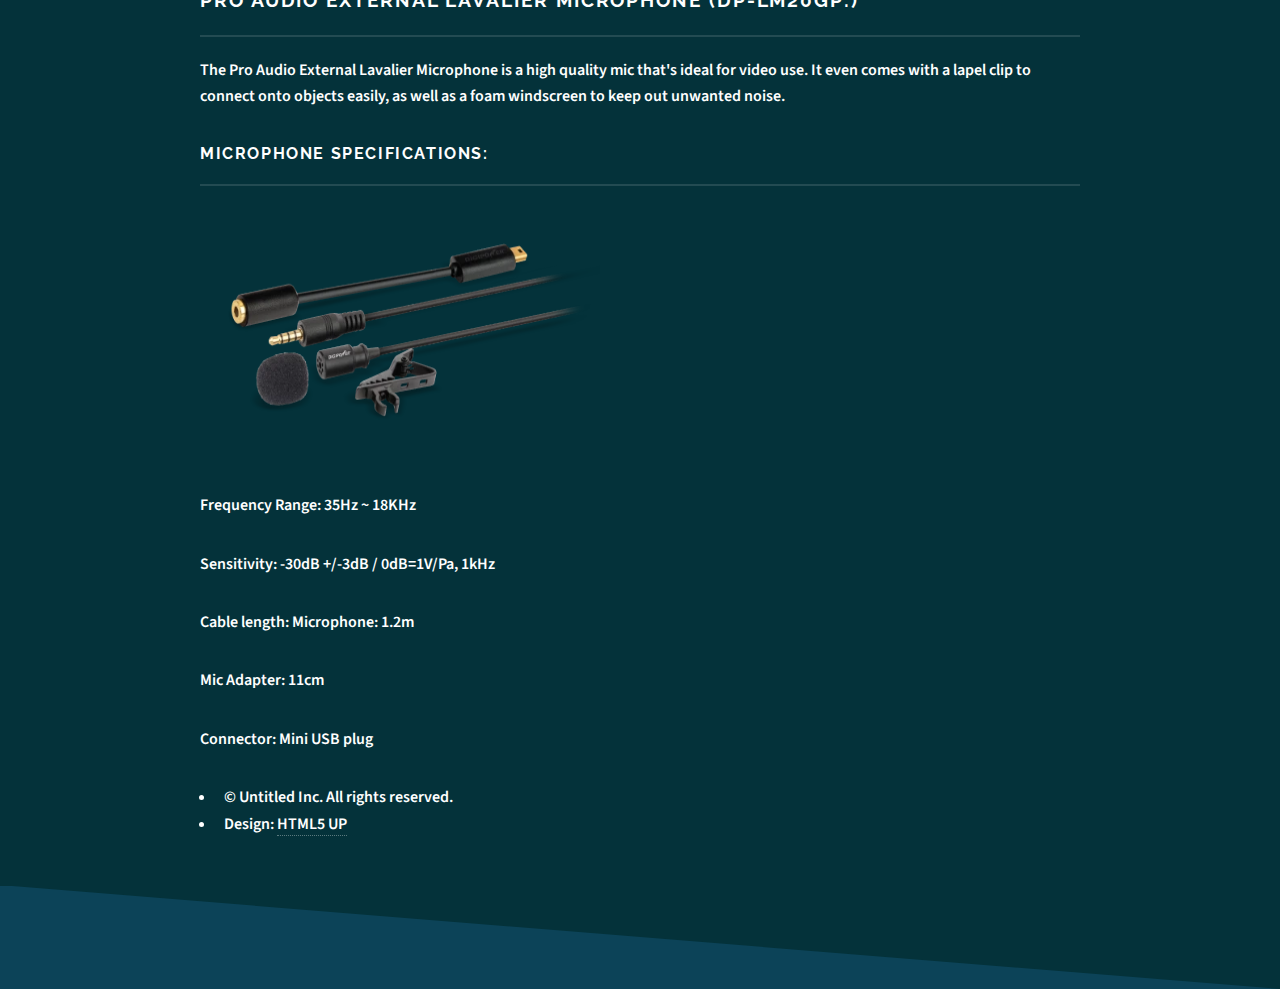
<file: Sound&LightningModule.html>
<!DOCTYPE HTML>
<!--
	Solid State by HTML5 UP
	html5up.net | @ajlkn
	Free for personal and commercial use under the CCA 3.0 license (html5up.net/license)
-->
<html>
	<head>
		<title>Sound and Lightning Module - Central Hub</title>
		<meta charset="utf-8" />
		<meta name="viewport" content="width=device-width, initial-scale=1, user-scalable=no" />
		<link rel="stylesheet" href="assets/css/main.css" />
		<noscript><link rel="stylesheet" href="assets/css/noscript.css" /></noscript>
	</head>
	<body class="is-preload">

		<!-- Page Wrapper -->
			<div id="page-wrapper">

				<!-- Header -->
					<header id="header">
						<h1><a href="index.html">Central Hub</a></h1>
						<nav>
							<a href="#menu">Menu</a>
						</nav>
					</header>

				<!-- Menu -->
					<nav id="menu">
						<div class="inner">
							<h2>Menu</h2>
							<ul class="links">
                                <li><a href="index.html">Home</a></li>
								<li><a href="AirModule.html">Air Module</a></li>
								<li><a href="LightModule.html">Light Module</a></li>
                        <li><a href="Sound&LightningModule.html">Sound & Lightning Module</a></li>
                        <li><a href="MainModule.html">Main Module</a></li>
                        <li><a href="LoraModule.html">Lora Module</a></li>
                        <li><a href="PowerModule.html">Power Module</a></li>
							</ul>
							<a href="#" class="close">Close</a>
						</div>
					</nav>

				<!-- Wrapper -->
					<section id="wrapper">
						<header>
							<div class="inner">
								<h2>Sound and Lightning Module</h2>
							</div>
						</header>

						<!-- Content -->
							<div class="wrapper">
								<div class="inner">

									<section>
										<h2 class="major">DFRobot Analog Sound Level Meter (SEN0232:)</h3>
										<p><b>The SEN0232 from DFRobot is a sensor that can accurately measure the sound levels of it's surrounding enviornment.
                              <p><b>   It is a plug and play that uses a low noise microphone.</b>
											<h1 class="major">Sensor Specifications:</h3>
                                 <a href="#" class="image"><img src="images/sen0232.jpg" width="400" height="250" alt="" /></a>
                                 <p>            </p>
										<p>Dimensions: 60mm x 43mm
                              <p>  Measurement Range: 30dBA ~ 130dBA
                              <p>Input Voltage: 3.3 ~ 5.0V</p>   
                              <p>Output Voltage: 0.6 ~ 2.6V</p> 
                            <p>            </p>
                            <h1 class="major">Board Overview:</h3>
                              <a href="#" class="image"><img src="images/SoundLevelMeterBoardConnector.png" width="350" height="210" alt="" /></a>
										<TABLE>
											<TR>
											   <TD><b>Number</b></TD>
											   <TD><b>Label</b></TD>
											   <TD><b>Description</b><TD>
											</TR>
											<TR>
											   <TD>1</TD>
											   <TD>A</TD>
											   <TD>Analog Signal Output (0.6~2.6V)</TD>
											</TR>
											<TR>
											   <TD>2</TD>
											   <TD>+</TD>
											   <TD>Power VCC (3.3~5.0V)</TD>
											</TR>
											<TR>
												<TD>3</TD>
												<TD>-</TD>
												<TD>Power GND (0V)</TD>
											 </TR>
                                         </TABLE>
                                    <section>
                                        <h2 class="major">DFRobot Lightning Distance Sensor (SEN0290:)</h3>
                                        <p><b>This sensor uses AMS AS3935 Franklin lightning sensor IC and Coilcraft's MA5532-AE antenna to examine lightning distance, intensity, and frequency both indoors or outdoors.</b>
                                 <p>       </p>
                                 <h1 class="major">Sensor Specifications:</h3>
											<a href="#" class="image"><img src="images/lightning.jpg" width="350" height="210" alt="" /></a>
                                 <p>Dimensions: 30.0mm x 22.0mm
                                    <p>Input Voltage: 3.3V ~ 5.5V
                                       <p>Maximum Detection Range: 40 km
                                      <p>Distance Detection Resolution: 1 ~ 4 km
                                    <p>Intensity Detection Resolution: 21 bits
                                    <p>Interface: Gravity I2C (Addresses: 0x03, 0x02, 0x01)
                                   <p>       </p>
                                   <h1 class="major">Board Overview:</h3>
                                    <a href="#" class="image"><img src="images/SEN0290_overview.png" width="350" height="210" alt="" /></a>
										<TABLE>
											<TR>
											   <TD><b>Number</b></TD>
                                    <TD><b>Label</b></TD>
                                    <TD><b>Description</b></TD>
											</TR>
											<TR>
											   <TD>1</TD>
                                    <TD>VCC</TD>
                                    <TD>Power VCC（3.3 ~ 5.5V）</TD>
											</TR>
											<TR>
											   <TD>2</TD>
                                    <TD>GND</TD>
                                    <TD>Power GND</TD>
											</TR>
											<TR>
												<TD>3</TD>
                                    <TD>SCL</TD>
                                    <TD>I2C clock signal</TD>
                                 </TR>
                                 <TR>
												<TD>4</TD>
                                    <TD>SDA</TD>
                                    <TD>I2C data signal</TD>
                                 </TR>
                                 <TR>
												<TD>5</TD>
                                    <TD>ADDR</TD>
                                    <TD>I2C address DIP switch</TD>
                                 </TR>
                                 <TR>
												<TD>6</TD>
                                    <TD>IRQ</TD>
                                    <TD>Lightning alarm interrupt pin</TD>
                                 </TR>
                                 <TR>
												<TD>7</TD>
                                    <TD>PWR</TD>
                                    <TD>Power indicator (red)</TD>
											</TR>
                                 </TABLE>
<P>         </P>
<section>
   <h2 class="major">Pro Audio External Lavalier Microphone (DP-LM20GP:)</h3>
   <p><b>The Pro Audio External Lavalier Microphone is a high quality mic that's ideal for video use. It even comes with a lapel clip to connect onto objects easily, as well as a foam windscreen to keep out unwanted noise.</b> 
      <h1 class="major">Microphone Specifications:</h3>
      <a href="#" class="image"><img src="images/micro.webp" width="400" height="250" alt="" /></a>
      <p>            </p>
   <p>Frequency Range: 35Hz ~ 18KHz
   <p>  Sensitivity: -30dB +/-3dB / 0dB=1V/Pa, 1kHz
   <p>   Cable length: Microphone: 1.2m
   <p>   Mic Adapter: 11cm
   <p>   Connector: Mini USB plug
      <p>      </p>
							</ul>
							<ul class="copyright">
								<li>&copy; Untitled Inc. All rights reserved.</li><li>Design: <a href="http://html5up.net">HTML5 UP</a></li>
							</ul>
						</div>
					</section>

			</div>

		<!-- Scripts -->
			<script src="assets/js/jquery.min.js"></script>
			<script src="assets/js/jquery.scrollex.min.js"></script>
			<script src="assets/js/browser.min.js"></script>
			<script src="assets/js/breakpoints.min.js"></script>
			<script src="assets/js/util.js"></script>
			<script src="assets/js/main.js"></script>

	</body>
</html>
</file>
<file: assets/css/noscript.css>
/*
	Solid State by HTML5 UP
	html5up.net | @ajlkn
	Free for personal and commercial use under the CCA 3.0 license (html5up.net/license)
*/

/* Banner */

	body.is-preload #banner .logo {
		-moz-transform: none;
		-webkit-transform: none;
		-ms-transform: none;
		transform: none;
		opacity: 1;
	}

	body.is-preload #banner h2 {
		opacity: 1;
		-moz-transform: none;
		-webkit-transform: none;
		-ms-transform: none;
		transform: none;
		-moz-filter: none;
		-webkit-filter: none;
		-ms-filter: none;
		filter: none;
	}

	body.is-preload #banner p {
		opacity: 01;
		-moz-transform: none;
		-webkit-transform: none;
		-ms-transform: none;
		transform: none;
		-moz-filter: none;
		-webkit-filter: none;
		-ms-filter: none;
		filter: none;
	}
</file>
<file: assets/css/main.css>
@import url(fontawesome-all.min.css);
@import url("https://fonts.googleapis.com/css?family=Raleway:200,700|Source+Sans+Pro:300,600,300italic,600italic");

/*
	Solid State by HTML5 UP
	html5up.net | @ajlkn
	Free for personal and commercial use under the CCA 3.0 license (html5up.net/license)
*/

html, body, div, span, applet, object,
iframe, h1, h2, h3, h4, h5, h6, p, blockquote,
pre, a, abbr, acronym, address, big, cite,
code, del, dfn, em, img, ins, kbd, q, s, samp,
small, strike, strong, sub, sup, tt, var, b,
u, i, center, dl, dt, dd, ol, ul, li, fieldset,
form, label, legend, table, caption, tbody,
tfoot, thead, tr, th, td, article, aside,
canvas, details, embed, figure, figcaption,
footer, header, hgroup, menu, nav, output, ruby,
section, summary, time, mark, audio, video {
	margin: 0;
	padding: 0;
	border: 0;
	font-size: 100%;
	font: inherit;
	vertical-align: baseline;}

article, aside, details, figcaption, figure,
footer, header, hgroup, menu, nav, section {
	display: block;}

body {
	line-height: 1;
}

ol, ul {
	list-style: none;
}

blockquote, q {
	quotes: none;
}

	blockquote:before, blockquote:after, q:before, q:after {
		content: '';
		content: none;
	}

table {
	border-collapse: collapse;
	border-spacing: 0;
}

body {
	-webkit-text-size-adjust: none;
}

mark {
	background-color: transparent;
	color: inherit;
}

input::-moz-focus-inner {
	border: 0;
	padding: 0;
}

input, select, textarea {
	-moz-appearance: none;
	-webkit-appearance: none;
	-ms-appearance: none;
	appearance: none;
}

/* Basic */

	@-ms-viewport {
		width: device-width;
	}

	body {
		-ms-overflow-style: scrollbar;
	}

	@media screen and (max-width: 480px) {

		html, body {
			min-width: 320px;
		}

	}

	html {
		box-sizing: border-box;
	}

	*, *:before, *:after {
		box-sizing: inherit;
	}

	body {
		background-color: #0c4358;;
		background-image: linear-gradient(to top, rgba(5, 45, 46, 0.95), rgba(23, 138, 128, 0.459));
		background-size: auto,
 cover; 
		background-attachment: fixed,
 fixed;
		background-position: center,
 center;
	}

		body.is-preload *, body.is-preload *:before, body.is-preload *:after {
			-moz-animation: none !important;
			-webkit-animation: none !important;
			-ms-animation: none !important;
			animation: none !important;
			-moz-transition: none !important;
			-webkit-transition: none !important;
			-ms-transition: none !important;
			transition: none !important;
		}

/* Type */

	body, input, select, textarea {
		color: #ffffff;
		font-family: "Source Sans Pro", Helvetica, sans-serif;
		font-size: 16.5pt;
		font-weight: 300;
		line-height: 1.65;
	}

		@media screen and (max-width: 1680px) {

			body, input, select, textarea {
				font-size: 13pt;
			}

		}

		@media screen and (max-width: 1280px) {

			body, input, select, textarea {
				font-size: 12pt;
			}

		}

		@media screen and (max-width: 980px) {

			body, input, select, textarea {
				font-size: 12pt;
			}

		}

		@media screen and (max-width: 736px) {

			body, input, select, textarea {
				font-size: 12pt;
			}

		}

		@media screen and (max-width: 480px) {

			body, input, select, textarea {
				font-size: 12pt;
			}

		}

	a {
		-moz-transition: color 0.2s ease-in-out, border-bottom-color 0.2s ease-in-out;
		-webkit-transition: color 0.2s ease-in-out, border-bottom-color 0.2s ease-in-out;
		-ms-transition: color 0.2s ease-in-out, border-bottom-color 0.2s ease-in-out;
		transition: color 0.2s ease-in-out, border-bottom-color 0.2s ease-in-out;
		border-bottom: dotted 1px rgba(255, 255, 255, 0.35);
		color: #ffffff;
		text-decoration: none;
	}

		a:hover {
			border-bottom-color: transparent;
			color: #ffffff !important;
		}

		a.special:not(.button) {
			text-decoration: none;
			border-bottom: 0;
			display: block;
			font-family: Raleway, Helvetica, sans-serif;
			font-size: 0.8em;
			font-weight: 700;
			letter-spacing: 0.1em;
			margin: 0 0 2em 0;
			text-transform: uppercase;
		}

			a.special:not(.button):before {
				-moz-osx-font-smoothing: grayscale;
				-webkit-font-smoothing: antialiased;
				display: inline-block;
				font-style: normal;
				font-variant: normal;
				text-rendering: auto;
				line-height: 1;
				text-transform: none !important;
				font-family: 'Font Awesome 5 Free';
				font-weight: 900;
			}

			a.special:not(.button):before {
				-moz-transition: background-color 0.2s ease-in-out;
				-webkit-transition: background-color 0.2s ease-in-out;
				-ms-transition: background-color 0.2s ease-in-out;
				transition: background-color 0.2s ease-in-out;
				border-radius: 100%;
				border: solid 2px rgba(255, 255, 255, 0.125);
				content: '\f105';
				display: inline-block;
				font-size: 1.25em;
				height: 2em;
				line-height: 1.75em;
				margin-right: 0.85em;
				text-align: center;
				text-indent: 0.15em;
				vertical-align: middle;
				width: 2em;
			}

			a.special:not(.button):hover:before {
				background-color: rgba(255, 255, 255, 0.025);
			}

			a.special:not(.button):active:before {
				background-color: rgba(255, 255, 255, 0.075);
			}

	strong, b {
		color: #ffffff;
		font-weight: 600;
	}

	em, i {
		font-style: italic;
	}

	p {
		margin: 0 0 2em 0;
	}

	h1, h2, h3, h4, h5, h6 {
		color: #ffffff;
		font-family: Raleway, Helvetica, sans-serif;
		font-weight: 700;
		letter-spacing: 0.1em;
		margin: 0 0 1em 0;
		text-transform: uppercase;
	}

		h1 a, h2 a, h3 a, h4 a, h5 a, h6 a {
			color: inherit;
			text-decoration: none;
			border-bottom: 0;
		}

		h1 span, h2 span, h3 span, h4 span, h5 span, h6 span {
			font-weight: 200;
		}

		h1.major, h2.major, h3.major, h4.major, h5.major, h6.major {
			padding-bottom: 1em;
			border-bottom: solid 2px rgba(255, 255, 255, 0.125);
		}

	h2 {
		font-size: 1.2em;
	}

	h3 {
		font-size: 0.9em;
	}

	h4 {
		font-size: 0.7em;
	}

	h5 {
		font-size: 0.7em;
	}

	h6 {
		font-size: 0.7em;
	}

	@media screen and (max-width: 736px) {

		h2 {
			font-size: 1em;
		}

		h3 {
			font-size: 0.8em;
		}

	}

	sub {
		font-size: 0.8em;
		position: relative;
		top: 0.5em;
	}

	sup {
		font-size: 0.8em;
		position: relative;
		top: -0.5em;
	}

	blockquote {
		border-left: solid 4px rgba(255, 255, 255, 0.125);
		font-style: italic;
		margin: 0 0 2em 0;
		padding: 0.5em 0 0.5em 2em;
	}

	code {
		background: rgba(255, 255, 255, 0.025);
		border-radius: 5px;
		border: solid 2px rgba(255, 255, 255, 0.125);
		font-family: "Courier New", monospace;
		font-size: 0.9em;
		margin: 0 0.25em;
		padding: 0.25em 0.65em;
	}

	pre {
		-webkit-overflow-scrolling: touch;
		font-family: "Courier New", monospace;
		font-size: 0.9em;
		margin: 0 0 2em 0;
	}

		pre code {
			display: block;
			line-height: 1.75em;
			padding: 1em 1.5em;
			overflow-x: auto;
		}

	hr {
		border: 0;
		border-bottom: solid 2px rgba(255, 255, 255, 0.125);
		margin: 2.5em 0;
	}

		hr.major {
			margin: 4em 0;
		}

	.align-left {
		text-align: left;
	}

	.align-center {
		text-align: center;
	}

	.align-right {
		text-align: right;
	}

/* Row */

	.row {
		display: flex;
		flex-wrap: wrap;
		box-sizing: border-box;
		align-items: stretch;
	}

		.row > * {
			box-sizing: border-box;
		}

		.row.gtr-uniform > * > :last-child {
			margin-bottom: 0;
		}

		.row.aln-left {
			justify-content: flex-start;
		}

		.row.aln-center {
			justify-content: center;
		}

		.row.aln-right {
			justify-content: flex-end;
		}

		.row.aln-top {
			align-items: flex-start;
		}

		.row.aln-middle {
			align-items: center;
		}

		.row.aln-bottom {
			align-items: flex-end;
		}

		.row > .imp {
			order: -1;
		}

		.row > .col-1 {
			width: 8.33333%;
		}

		.row > .off-1 {
			margin-left: 8.33333%;
		}

		.row > .col-2 {
			width: 16.66667%;
		}

		.row > .off-2 {
			margin-left: 16.66667%;
		}

		.row > .col-3 {
			width: 25%;
		}

		.row > .off-3 {
			margin-left: 25%;
		}

		.row > .col-4 {
			width: 33.33333%;
		}

		.row > .off-4 {
			margin-left: 33.33333%;
		}

		.row > .col-5 {
			width: 41.66667%;
		}

		.row > .off-5 {
			margin-left: 41.66667%;
		}

		.row > .col-6 {
			width: 50%;
		}

		.row > .off-6 {
			margin-left: 50%;
		}

		.row > .col-7 {
			width: 58.33333%;
		}

		.row > .off-7 {
			margin-left: 58.33333%;
		}

		.row > .col-8 {
			width: 66.66667%;
		}

		.row > .off-8 {
			margin-left: 66.66667%;
		}

		.row > .col-9 {
			width: 75%;
		}

		.row > .off-9 {
			margin-left: 75%;
		}

		.row > .col-10 {
			width: 83.33333%;
		}

		.row > .off-10 {
			margin-left: 83.33333%;
		}

		.row > .col-11 {
			width: 91.66667%;
		}

		.row > .off-11 {
			margin-left: 91.66667%;
		}

		.row > .col-12 {
			width: 100%;
		}

		.row > .off-12 {
			margin-left: 100%;
		}

		.row.gtr-0 {
			margin-top: 0;
			margin-left: 0em;
		}

			.row.gtr-0 > * {
				padding: 0 0 0 0em;
			}

			.row.gtr-0.gtr-uniform {
				margin-top: 0em;
			}

				.row.gtr-0.gtr-uniform > * {
					padding-top: 0em;
				}

		.row.gtr-25 {
			margin-top: 0;
			margin-left: -0.4375em;
		}

			.row.gtr-25 > * {
				padding: 0 0 0 0.4375em;
			}

			.row.gtr-25.gtr-uniform {
				margin-top: -0.4375em;
			}

				.row.gtr-25.gtr-uniform > * {
					padding-top: 0.4375em;
				}

		.row.gtr-50 {
			margin-top: 0;
			margin-left: -0.875em;
		}

			.row.gtr-50 > * {
				padding: 0 0 0 0.875em;
			}

			.row.gtr-50.gtr-uniform {
				margin-top: -0.875em;
			}

				.row.gtr-50.gtr-uniform > * {
					padding-top: 0.875em;
				}

		.row {
			margin-top: 0;
			margin-left: -1.75em;
		}

			.row > * {
				padding: 0 0 0 1.75em;
			}

			.row.gtr-uniform {
				margin-top: -1.75em;
			}

				.row.gtr-uniform > * {
					padding-top: 1.75em;
				}

		.row.gtr-150 {
			margin-top: 0;
			margin-left: -2.625em;
		}

			.row.gtr-150 > * {
				padding: 0 0 0 2.625em;
			}

			.row.gtr-150.gtr-uniform {
				margin-top: -2.625em;
			}

				.row.gtr-150.gtr-uniform > * {
					padding-top: 2.625em;
				}

		.row.gtr-200 {
			margin-top: 0;
			margin-left: -3.5em;
		}

			.row.gtr-200 > * {
				padding: 0 0 0 3.5em;
			}

			.row.gtr-200.gtr-uniform {
				margin-top: -3.5em;
			}

				.row.gtr-200.gtr-uniform > * {
					padding-top: 3.5em;
				}

		@media screen and (max-width: 1680px) {

			.row {
				display: flex;
				flex-wrap: wrap;
				box-sizing: border-box;
				align-items: stretch;
			}

				.row > * {
					box-sizing: border-box;
				}

				.row.gtr-uniform > * > :last-child {
					margin-bottom: 0;
				}

				.row.aln-left {
					justify-content: flex-start;
				}

				.row.aln-center {
					justify-content: center;
				}

				.row.aln-right {
					justify-content: flex-end;
				}

				.row.aln-top {
					align-items: flex-start;
				}

				.row.aln-middle {
					align-items: center;
				}

				.row.aln-bottom {
					align-items: flex-end;
				}

				.row > .imp-xlarge {
					order: -1;
				}

				.row > .col-1-xlarge {
					width: 8.33333%;
				}

				.row > .off-1-xlarge {
					margin-left: 8.33333%;
				}

				.row > .col-2-xlarge {
					width: 16.66667%;
				}

				.row > .off-2-xlarge {
					margin-left: 16.66667%;
				}

				.row > .col-3-xlarge {
					width: 25%;
				}

				.row > .off-3-xlarge {
					margin-left: 25%;
				}

				.row > .col-4-xlarge {
					width: 33.33333%;
				}

				.row > .off-4-xlarge {
					margin-left: 33.33333%;
				}

				.row > .col-5-xlarge {
					width: 41.66667%;
				}

				.row > .off-5-xlarge {
					margin-left: 41.66667%;
				}

				.row > .col-6-xlarge {
					width: 50%;
				}

				.row > .off-6-xlarge {
					margin-left: 50%;
				}

				.row > .col-7-xlarge {
					width: 58.33333%;
				}

				.row > .off-7-xlarge {
					margin-left: 58.33333%;
				}

				.row > .col-8-xlarge {
					width: 66.66667%;
				}

				.row > .off-8-xlarge {
					margin-left: 66.66667%;
				}

				.row > .col-9-xlarge {
					width: 75%;
				}

				.row > .off-9-xlarge {
					margin-left: 75%;
				}

				.row > .col-10-xlarge {
					width: 83.33333%;
				}

				.row > .off-10-xlarge {
					margin-left: 83.33333%;
				}

				.row > .col-11-xlarge {
					width: 91.66667%;
				}

				.row > .off-11-xlarge {
					margin-left: 91.66667%;
				}

				.row > .col-12-xlarge {
					width: 100%;
				}

				.row > .off-12-xlarge {
					margin-left: 100%;
				}

				.row.gtr-0 {
					margin-top: 0;
					margin-left: 0em;
				}

					.row.gtr-0 > * {
						padding: 0 0 0 0em;
					}

					.row.gtr-0.gtr-uniform {
						margin-top: 0em;
					}

						.row.gtr-0.gtr-uniform > * {
							padding-top: 0em;
						}

				.row.gtr-25 {
					margin-top: 0;
					margin-left: -0.4375em;
				}

					.row.gtr-25 > * {
						padding: 0 0 0 0.4375em;
					}

					.row.gtr-25.gtr-uniform {
						margin-top: -0.4375em;
					}

						.row.gtr-25.gtr-uniform > * {
							padding-top: 0.4375em;
						}

				.row.gtr-50 {
					margin-top: 0;
					margin-left: -0.875em;
				}

					.row.gtr-50 > * {
						padding: 0 0 0 0.875em;
					}

					.row.gtr-50.gtr-uniform {
						margin-top: -0.875em;
					}

						.row.gtr-50.gtr-uniform > * {
							padding-top: 0.875em;
						}

				.row {
					margin-top: 0;
					margin-left: -1.75em;
				}

					.row > * {
						padding: 0 0 0 1.75em;
					}

					.row.gtr-uniform {
						margin-top: -1.75em;
					}

						.row.gtr-uniform > * {
							padding-top: 1.75em;
						}

				.row.gtr-150 {
					margin-top: 0;
					margin-left: -2.625em;
				}

					.row.gtr-150 > * {
						padding: 0 0 0 2.625em;
					}

					.row.gtr-150.gtr-uniform {
						margin-top: -2.625em;
					}

						.row.gtr-150.gtr-uniform > * {
							padding-top: 2.625em;
						}

				.row.gtr-200 {
					margin-top: 0;
					margin-left: -3.5em;
				}

					.row.gtr-200 > * {
						padding: 0 0 0 3.5em;
					}

					.row.gtr-200.gtr-uniform {
						margin-top: -3.5em;
					}

						.row.gtr-200.gtr-uniform > * {
							padding-top: 3.5em;
						}

		}

		@media screen and (max-width: 1280px) {

			.row {
				display: flex;
				flex-wrap: wrap;
				box-sizing: border-box;
				align-items: stretch;
			}

				.row > * {
					box-sizing: border-box;
				}

				.row.gtr-uniform > * > :last-child {
					margin-bottom: 0;
				}

				.row.aln-left {
					justify-content: flex-start;
				}

				.row.aln-center {
					justify-content: center;
				}

				.row.aln-right {
					justify-content: flex-end;
				}

				.row.aln-top {
					align-items: flex-start;
				}

				.row.aln-middle {
					align-items: center;
				}

				.row.aln-bottom {
					align-items: flex-end;
				}

				.row > .imp-large {
					order: -1;
				}

				.row > .col-1-large {
					width: 8.33333%;
				}

				.row > .off-1-large {
					margin-left: 8.33333%;
				}

				.row > .col-2-large {
					width: 16.66667%;
				}

				.row > .off-2-large {
					margin-left: 16.66667%;
				}

				.row > .col-3-large {
					width: 25%;
				}

				.row > .off-3-large {
					margin-left: 25%;
				}

				.row > .col-4-large {
					width: 33.33333%;
				}

				.row > .off-4-large {
					margin-left: 33.33333%;
				}

				.row > .col-5-large {
					width: 41.66667%;
				}

				.row > .off-5-large {
					margin-left: 41.66667%;
				}

				.row > .col-6-large {
					width: 50%;
				}

				.row > .off-6-large {
					margin-left: 50%;
				}

				.row > .col-7-large {
					width: 58.33333%;
				}

				.row > .off-7-large {
					margin-left: 58.33333%;
				}

				.row > .col-8-large {
					width: 66.66667%;
				}

				.row > .off-8-large {
					margin-left: 66.66667%;
				}

				.row > .col-9-large {
					width: 75%;
				}

				.row > .off-9-large {
					margin-left: 75%;
				}

				.row > .col-10-large {
					width: 83.33333%;
				}

				.row > .off-10-large {
					margin-left: 83.33333%;
				}

				.row > .col-11-large {
					width: 91.66667%;
				}

				.row > .off-11-large {
					margin-left: 91.66667%;
				}

				.row > .col-12-large {
					width: 100%;
				}

				.row > .off-12-large {
					margin-left: 100%;
				}

				.row.gtr-0 {
					margin-top: 0;
					margin-left: 0em;
				}

					.row.gtr-0 > * {
						padding: 0 0 0 0em;
					}

					.row.gtr-0.gtr-uniform {
						margin-top: 0em;
					}

						.row.gtr-0.gtr-uniform > * {
							padding-top: 0em;
						}

				.row.gtr-25 {
					margin-top: 0;
					margin-left: -0.4375em;
				}

					.row.gtr-25 > * {
						padding: 0 0 0 0.4375em;
					}

					.row.gtr-25.gtr-uniform {
						margin-top: -0.4375em;
					}

						.row.gtr-25.gtr-uniform > * {
							padding-top: 0.4375em;
						}

				.row.gtr-50 {
					margin-top: 0;
					margin-left: -0.875em;
				}

					.row.gtr-50 > * {
						padding: 0 0 0 0.875em;
					}

					.row.gtr-50.gtr-uniform {
						margin-top: -0.875em;
					}

						.row.gtr-50.gtr-uniform > * {
							padding-top: 0.875em;
						}

				.row {
					margin-top: 0;
					margin-left: -1.75em;
				}

					.row > * {
						padding: 0 0 0 1.75em;
					}

					.row.gtr-uniform {
						margin-top: -1.75em;
					}

						.row.gtr-uniform > * {
							padding-top: 1.75em;
						}

				.row.gtr-150 {
					margin-top: 0;
					margin-left: -2.625em;
				}

					.row.gtr-150 > * {
						padding: 0 0 0 2.625em;
					}

					.row.gtr-150.gtr-uniform {
						margin-top: -2.625em;
					}

						.row.gtr-150.gtr-uniform > * {
							padding-top: 2.625em;
						}

				.row.gtr-200 {
					margin-top: 0;
					margin-left: -3.5em;
				}

					.row.gtr-200 > * {
						padding: 0 0 0 3.5em;
					}

					.row.gtr-200.gtr-uniform {
						margin-top: -3.5em;
					}

						.row.gtr-200.gtr-uniform > * {
							padding-top: 3.5em;
						}

		}

		@media screen and (max-width: 980px) {

			.row {
				display: flex;
				flex-wrap: wrap;
				box-sizing: border-box;
				align-items: stretch;
			}

				.row > * {
					box-sizing: border-box;
				}

				.row.gtr-uniform > * > :last-child {
					margin-bottom: 0;
				}

				.row.aln-left {
					justify-content: flex-start;
				}

				.row.aln-center {
					justify-content: center;
				}

				.row.aln-right {
					justify-content: flex-end;
				}

				.row.aln-top {
					align-items: flex-start;
				}

				.row.aln-middle {
					align-items: center;
				}

				.row.aln-bottom {
					align-items: flex-end;
				}

				.row > .imp-medium {
					order: -1;
				}

				.row > .col-1-medium {
					width: 8.33333%;
				}

				.row > .off-1-medium {
					margin-left: 8.33333%;
				}

				.row > .col-2-medium {
					width: 16.66667%;
				}

				.row > .off-2-medium {
					margin-left: 16.66667%;
				}

				.row > .col-3-medium {
					width: 25%;
				}

				.row > .off-3-medium {
					margin-left: 25%;
				}

				.row > .col-4-medium {
					width: 33.33333%;
				}

				.row > .off-4-medium {
					margin-left: 33.33333%;
				}

				.row > .col-5-medium {
					width: 41.66667%;
				}

				.row > .off-5-medium {
					margin-left: 41.66667%;
				}

				.row > .col-6-medium {
					width: 50%;
				}

				.row > .off-6-medium {
					margin-left: 50%;
				}

				.row > .col-7-medium {
					width: 58.33333%;
				}

				.row > .off-7-medium {
					margin-left: 58.33333%;
				}

				.row > .col-8-medium {
					width: 66.66667%;
				}

				.row > .off-8-medium {
					margin-left: 66.66667%;
				}

				.row > .col-9-medium {
					width: 75%;
				}

				.row > .off-9-medium {
					margin-left: 75%;
				}

				.row > .col-10-medium {
					width: 83.33333%;
				}

				.row > .off-10-medium {
					margin-left: 83.33333%;
				}

				.row > .col-11-medium {
					width: 91.66667%;
				}

				.row > .off-11-medium {
					margin-left: 91.66667%;
				}

				.row > .col-12-medium {
					width: 100%;
				}

				.row > .off-12-medium {
					margin-left: 100%;
				}

				.row.gtr-0 {
					margin-top: 0;
					margin-left: 0em;
				}

					.row.gtr-0 > * {
						padding: 0 0 0 0em;
					}

					.row.gtr-0.gtr-uniform {
						margin-top: 0em;
					}

						.row.gtr-0.gtr-uniform > * {
							padding-top: 0em;
						}

				.row.gtr-25 {
					margin-top: 0;
					margin-left: -0.4375em;
				}

					.row.gtr-25 > * {
						padding: 0 0 0 0.4375em;
					}

					.row.gtr-25.gtr-uniform {
						margin-top: -0.4375em;
					}

						.row.gtr-25.gtr-uniform > * {
							padding-top: 0.4375em;
						}

				.row.gtr-50 {
					margin-top: 0;
					margin-left: -0.875em;
				}

					.row.gtr-50 > * {
						padding: 0 0 0 0.875em;
					}

					.row.gtr-50.gtr-uniform {
						margin-top: -0.875em;
					}

						.row.gtr-50.gtr-uniform > * {
							padding-top: 0.875em;
						}

				.row {
					margin-top: 0;
					margin-left: -1.75em;
				}

					.row > * {
						padding: 0 0 0 1.75em;
					}

					.row.gtr-uniform {
						margin-top: -1.75em;
					}

						.row.gtr-uniform > * {
							padding-top: 1.75em;
						}

				.row.gtr-150 {
					margin-top: 0;
					margin-left: -2.625em;
				}

					.row.gtr-150 > * {
						padding: 0 0 0 2.625em;
					}

					.row.gtr-150.gtr-uniform {
						margin-top: -2.625em;
					}

						.row.gtr-150.gtr-uniform > * {
							padding-top: 2.625em;
						}

				.row.gtr-200 {
					margin-top: 0;
					margin-left: -3.5em;
				}

					.row.gtr-200 > * {
						padding: 0 0 0 3.5em;
					}

					.row.gtr-200.gtr-uniform {
						margin-top: -3.5em;
					}

						.row.gtr-200.gtr-uniform > * {
							padding-top: 3.5em;
						}

		}

		@media screen and (max-width: 736px) {

			.row {
				display: flex;
				flex-wrap: wrap;
				box-sizing: border-box;
				align-items: stretch;
			}

				.row > * {
					box-sizing: border-box;
				}

				.row.gtr-uniform > * > :last-child {
					margin-bottom: 0;
				}

				.row.aln-left {
					justify-content: flex-start;
				}

				.row.aln-center {
					justify-content: center;
				}

				.row.aln-right {
					justify-content: flex-end;
				}

				.row.aln-top {
					align-items: flex-start;
				}

				.row.aln-middle {
					align-items: center;
				}

				.row.aln-bottom {
					align-items: flex-end;
				}

				.row > .imp-small {
					order: -1;
				}

				.row > .col-1-small {
					width: 8.33333%;
				}

				.row > .off-1-small {
					margin-left: 8.33333%;
				}

				.row > .col-2-small {
					width: 16.66667%;
				}

				.row > .off-2-small {
					margin-left: 16.66667%;
				}

				.row > .col-3-small {
					width: 25%;
				}

				.row > .off-3-small {
					margin-left: 25%;
				}

				.row > .col-4-small {
					width: 33.33333%;
				}

				.row > .off-4-small {
					margin-left: 33.33333%;
				}

				.row > .col-5-small {
					width: 41.66667%;
				}

				.row > .off-5-small {
					margin-left: 41.66667%;
				}

				.row > .col-6-small {
					width: 50%;
				}

				.row > .off-6-small {
					margin-left: 50%;
				}

				.row > .col-7-small {
					width: 58.33333%;
				}

				.row > .off-7-small {
					margin-left: 58.33333%;
				}

				.row > .col-8-small {
					width: 66.66667%;
				}

				.row > .off-8-small {
					margin-left: 66.66667%;
				}

				.row > .col-9-small {
					width: 75%;
				}

				.row > .off-9-small {
					margin-left: 75%;
				}

				.row > .col-10-small {
					width: 83.33333%;
				}

				.row > .off-10-small {
					margin-left: 83.33333%;
				}

				.row > .col-11-small {
					width: 91.66667%;
				}

				.row > .off-11-small {
					margin-left: 91.66667%;
				}

				.row > .col-12-small {
					width: 100%;
				}

				.row > .off-12-small {
					margin-left: 100%;
				}

				.row.gtr-0 {
					margin-top: 0;
					margin-left: 0em;
				}

					.row.gtr-0 > * {
						padding: 0 0 0 0em;
					}

					.row.gtr-0.gtr-uniform {
						margin-top: 0em;
					}

						.row.gtr-0.gtr-uniform > * {
							padding-top: 0em;
						}

				.row.gtr-25 {
					margin-top: 0;
					margin-left: -0.3125em;
				}

					.row.gtr-25 > * {
						padding: 0 0 0 0.3125em;
					}

					.row.gtr-25.gtr-uniform {
						margin-top: -0.3125em;
					}

						.row.gtr-25.gtr-uniform > * {
							padding-top: 0.3125em;
						}

				.row.gtr-50 {
					margin-top: 0;
					margin-left: -0.625em;
				}

					.row.gtr-50 > * {
						padding: 0 0 0 0.625em;
					}

					.row.gtr-50.gtr-uniform {
						margin-top: -0.625em;
					}

						.row.gtr-50.gtr-uniform > * {
							padding-top: 0.625em;
						}

				.row {
					margin-top: 0;
					margin-left: -1.25em;
				}

					.row > * {
						padding: 0 0 0 1.25em;
					}

					.row.gtr-uniform {
						margin-top: -1.25em;
					}

						.row.gtr-uniform > * {
							padding-top: 1.25em;
						}

				.row.gtr-150 {
					margin-top: 0;
					margin-left: -1.875em;
				}

					.row.gtr-150 > * {
						padding: 0 0 0 1.875em;
					}

					.row.gtr-150.gtr-uniform {
						margin-top: -1.875em;
					}

						.row.gtr-150.gtr-uniform > * {
							padding-top: 1.875em;
						}

				.row.gtr-200 {
					margin-top: 0;
					margin-left: -2.5em;
				}

					.row.gtr-200 > * {
						padding: 0 0 0 2.5em;
					}

					.row.gtr-200.gtr-uniform {
						margin-top: -2.5em;
					}

						.row.gtr-200.gtr-uniform > * {
							padding-top: 2.5em;
						}

		}

		@media screen and (max-width: 480px) {

			.row {
				display: flex;
				flex-wrap: wrap;
				box-sizing: border-box;
				align-items: stretch;
			}

				.row > * {
					box-sizing: border-box;
				}

				.row.gtr-uniform > * > :last-child {
					margin-bottom: 0;
				}

				.row.aln-left {
					justify-content: flex-start;
				}

				.row.aln-center {
					justify-content: center;
				}

				.row.aln-right {
					justify-content: flex-end;
				}

				.row.aln-top {
					align-items: flex-start;
				}

				.row.aln-middle {
					align-items: center;
				}

				.row.aln-bottom {
					align-items: flex-end;
				}

				.row > .imp-xsmall {
					order: -1;
				}

				.row > .col-1-xsmall {
					width: 8.33333%;
				}

				.row > .off-1-xsmall {
					margin-left: 8.33333%;
				}

				.row > .col-2-xsmall {
					width: 16.66667%;
				}

				.row > .off-2-xsmall {
					margin-left: 16.66667%;
				}

				.row > .col-3-xsmall {
					width: 25%;
				}

				.row > .off-3-xsmall {
					margin-left: 25%;
				}

				.row > .col-4-xsmall {
					width: 33.33333%;
				}

				.row > .off-4-xsmall {
					margin-left: 33.33333%;
				}

				.row > .col-5-xsmall {
					width: 41.66667%;
				}

				.row > .off-5-xsmall {
					margin-left: 41.66667%;
				}

				.row > .col-6-xsmall {
					width: 50%;
				}

				.row > .off-6-xsmall {
					margin-left: 50%;
				}

				.row > .col-7-xsmall {
					width: 58.33333%;
				}

				.row > .off-7-xsmall {
					margin-left: 58.33333%;
				}

				.row > .col-8-xsmall {
					width: 66.66667%;
				}

				.row > .off-8-xsmall {
					margin-left: 66.66667%;
				}

				.row > .col-9-xsmall {
					width: 75%;
				}

				.row > .off-9-xsmall {
					margin-left: 75%;
				}

				.row > .col-10-xsmall {
					width: 83.33333%;
				}

				.row > .off-10-xsmall {
					margin-left: 83.33333%;
				}

				.row > .col-11-xsmall {
					width: 91.66667%;
				}

				.row > .off-11-xsmall {
					margin-left: 91.66667%;
				}

				.row > .col-12-xsmall {
					width: 100%;
				}

				.row > .off-12-xsmall {
					margin-left: 100%;
				}

				.row.gtr-0 {
					margin-top: 0;
					margin-left: 0em;
				}

					.row.gtr-0 > * {
						padding: 0 0 0 0em;
					}

					.row.gtr-0.gtr-uniform {
						margin-top: 0em;
					}

						.row.gtr-0.gtr-uniform > * {
							padding-top: 0em;
						}

				.row.gtr-25 {
					margin-top: 0;
					margin-left: -0.3125em;
				}

					.row.gtr-25 > * {
						padding: 0 0 0 0.3125em;
					}

					.row.gtr-25.gtr-uniform {
						margin-top: -0.3125em;
					}

						.row.gtr-25.gtr-uniform > * {
							padding-top: 0.3125em;
						}

				.row.gtr-50 {
					margin-top: 0;
					margin-left: -0.625em;
				}

					.row.gtr-50 > * {
						padding: 0 0 0 0.625em;
					}

					.row.gtr-50.gtr-uniform {
						margin-top: -0.625em;
					}

						.row.gtr-50.gtr-uniform > * {
							padding-top: 0.625em;
						}

				.row {
					margin-top: 0;
					margin-left: -1.25em;
				}

					.row > * {
						padding: 0 0 0 1.25em;
					}

					.row.gtr-uniform {
						margin-top: -1.25em;
					}

						.row.gtr-uniform > * {
							padding-top: 1.25em;
						}

				.row.gtr-150 {
					margin-top: 0;
					margin-left: -1.875em;
				}

					.row.gtr-150 > * {
						padding: 0 0 0 1.875em;
					}

					.row.gtr-150.gtr-uniform {
						margin-top: -1.875em;
					}

						.row.gtr-150.gtr-uniform > * {
							padding-top: 1.875em;
						}

				.row.gtr-200 {
					margin-top: 0;
					margin-left: -2.5em;
				}

					.row.gtr-200 > * {
						padding: 0 0 0 2.5em;
					}

					.row.gtr-200.gtr-uniform {
						margin-top: -2.5em;
					}

						.row.gtr-200.gtr-uniform > * {
							padding-top: 2.5em;
						}

		}

		@media screen and (max-width: 360px) {

			.row {
				display: flex;
				flex-wrap: wrap;
				box-sizing: border-box;
				align-items: stretch;
			}

				.row > * {
					box-sizing: border-box;
				}

				.row.gtr-uniform > * > :last-child {
					margin-bottom: 0;
				}

				.row.aln-left {
					justify-content: flex-start;
				}

				.row.aln-center {
					justify-content: center;
				}

				.row.aln-right {
					justify-content: flex-end;
				}

				.row.aln-top {
					align-items: flex-start;
				}

				.row.aln-middle {
					align-items: center;
				}

				.row.aln-bottom {
					align-items: flex-end;
				}

				.row > .imp-xxsmall {
					order: -1;
				}

				.row > .col-1-xxsmall {
					width: 8.33333%;
				}

				.row > .off-1-xxsmall {
					margin-left: 8.33333%;
				}

				.row > .col-2-xxsmall {
					width: 16.66667%;
				}

				.row > .off-2-xxsmall {
					margin-left: 16.66667%;
				}

				.row > .col-3-xxsmall {
					width: 25%;
				}

				.row > .off-3-xxsmall {
					margin-left: 25%;
				}

				.row > .col-4-xxsmall {
					width: 33.33333%;
				}

				.row > .off-4-xxsmall {
					margin-left: 33.33333%;
				}

				.row > .col-5-xxsmall {
					width: 41.66667%;
				}

				.row > .off-5-xxsmall {
					margin-left: 41.66667%;
				}

				.row > .col-6-xxsmall {
					width: 50%;
				}

				.row > .off-6-xxsmall {
					margin-left: 50%;
				}

				.row > .col-7-xxsmall {
					width: 58.33333%;
				}

				.row > .off-7-xxsmall {
					margin-left: 58.33333%;
				}

				.row > .col-8-xxsmall {
					width: 66.66667%;
				}

				.row > .off-8-xxsmall {
					margin-left: 66.66667%;
				}

				.row > .col-9-xxsmall {
					width: 75%;
				}

				.row > .off-9-xxsmall {
					margin-left: 75%;
				}

				.row > .col-10-xxsmall {
					width: 83.33333%;
				}

				.row > .off-10-xxsmall {
					margin-left: 83.33333%;
				}

				.row > .col-11-xxsmall {
					width: 91.66667%;
				}

				.row > .off-11-xxsmall {
					margin-left: 91.66667%;
				}

				.row > .col-12-xxsmall {
					width: 100%;
				}

				.row > .off-12-xxsmall {
					margin-left: 100%;
				}

				.row.gtr-0 {
					margin-top: 0;
					margin-left: 0em;
				}

					.row.gtr-0 > * {
						padding: 0 0 0 0em;
					}

					.row.gtr-0.gtr-uniform {
						margin-top: 0em;
					}

						.row.gtr-0.gtr-uniform > * {
							padding-top: 0em;
						}

				.row.gtr-25 {
					margin-top: 0;
					margin-left: -0.3125em;
				}

					.row.gtr-25 > * {
						padding: 0 0 0 0.3125em;
					}

					.row.gtr-25.gtr-uniform {
						margin-top: -0.3125em;
					}

						.row.gtr-25.gtr-uniform > * {
							padding-top: 0.3125em;
						}

				.row.gtr-50 {
					margin-top: 0;
					margin-left: -0.625em;
				}

					.row.gtr-50 > * {
						padding: 0 0 0 0.625em;
					}

					.row.gtr-50.gtr-uniform {
						margin-top: -0.625em;
					}

						.row.gtr-50.gtr-uniform > * {
							padding-top: 0.625em;
						}

				.row {
					margin-top: 0;
					margin-left: -1.25em;
				}

					.row > * {
						padding: 0 0 0 1.25em;
					}

					.row.gtr-uniform {
						margin-top: -1.25em;
					}

						.row.gtr-uniform > * {
							padding-top: 1.25em;
						}

				.row.gtr-150 {
					margin-top: 0;
					margin-left: -1.875em;
				}

					.row.gtr-150 > * {
						padding: 0 0 0 1.875em;
					}

					.row.gtr-150.gtr-uniform {
						margin-top: -1.875em;
					}

						.row.gtr-150.gtr-uniform > * {
							padding-top: 1.875em;
						}

				.row.gtr-200 {
					margin-top: 0;
					margin-left: -2.5em;
				}

					.row.gtr-200 > * {
						padding: 0 0 0 2.5em;
					}

					.row.gtr-200.gtr-uniform {
						margin-top: -2.5em;
					}

						.row.gtr-200.gtr-uniform > * {
							padding-top: 2.5em;
						}

		}

/* Section/Article */

	section.special, article.special {
		text-align: center;
	}

/* Form */

	form {
		margin: 0 0 2em 0;
	}

		form > :last-child {
			margin-bottom: 0;
		}

		form > .fields {
			display: -moz-flex;
			display: -webkit-flex;
			display: -ms-flex;
			display: flex;
			-moz-flex-wrap: wrap;
			-webkit-flex-wrap: wrap;
			-ms-flex-wrap: wrap;
			flex-wrap: wrap;
			width: calc(100% + 3em);
			margin: -1.5em 0 2em -1.5em;
		}

			form > .fields > .field {
				-moz-flex-grow: 0;
				-webkit-flex-grow: 0;
				-ms-flex-grow: 0;
				flex-grow: 0;
				-moz-flex-shrink: 0;
				-webkit-flex-shrink: 0;
				-ms-flex-shrink: 0;
				flex-shrink: 0;
				padding: 1.5em 0 0 1.5em;
				width: calc(100% - 1.5em);
			}

				form > .fields > .field.half {
					width: calc(50% - 0.75em);
				}

				form > .fields > .field.third {
					width: calc(100%/3 - 0.5em);
				}

				form > .fields > .field.quarter {
					width: calc(25% - 0.375em);
				}

		@media screen and (max-width: 480px) {

			form > .fields {
				width: calc(100% + 3em);
				margin: -1.5em 0 2em -1.5em;
			}

				form > .fields > .field {
					padding: 1.5em 0 0 1.5em;
					width: calc(100% - 1.5em);
				}

					form > .fields > .field.half {
						width: calc(100% - 1.5em);
					}

					form > .fields > .field.third {
						width: calc(100% - 1.5em);
					}

					form > .fields > .field.quarter {
						width: calc(100% - 1.5em);
					}

		}

	label {
		color: #ffffff;
		display: block;
		font-family: Raleway, Helvetica, sans-serif;
		font-size: 0.8em;
		font-weight: 700;
		letter-spacing: 0.1em;
		margin: 0 0 0.7em 0;
		text-transform: uppercase;
	}

	input[type="text"],
	input[type="password"],
	input[type="email"],
	input[type="tel"],
	select,
	textarea {
		-moz-appearance: none;
		-webkit-appearance: none;
		-ms-appearance: none;
		appearance: none;
		background: rgba(255, 255, 255, 0.025);
		border-radius: 5px;
		border: none;
		border: solid 2px rgba(255, 255, 255, 0.125);
		color: inherit;
		display: block;
		outline: 0;
		padding: 0 1em;
		text-decoration: none;
		width: 100%;
	}

		input[type="text"]:invalid,
		input[type="password"]:invalid,
		input[type="email"]:invalid,
		input[type="tel"]:invalid,
		select:invalid,
		textarea:invalid {
			box-shadow: none;
		}

		input[type="text"]:focus,
		input[type="password"]:focus,
		input[type="email"]:focus,
		input[type="tel"]:focus,
		select:focus,
		textarea:focus {
			border-color: #5b6ba6;
		}

	select {
		background-image: url("data:image/svg+xml;charset=utf8,%3Csvg xmlns='http://www.w3.org/2000/svg' width='40' height='40' preserveAspectRatio='none' viewBox='0 0 40 40'%3E%3Cpath d='M9.4,12.3l10.4,10.4l10.4-10.4c0.2-0.2,0.5-0.4,0.9-0.4c0.3,0,0.6,0.1,0.9,0.4l3.3,3.3c0.2,0.2,0.4,0.5,0.4,0.9 c0,0.4-0.1,0.6-0.4,0.9L20.7,31.9c-0.2,0.2-0.5,0.4-0.9,0.4c-0.3,0-0.6-0.1-0.9-0.4L4.3,17.3c-0.2-0.2-0.4-0.5-0.4-0.9 c0-0.4,0.1-0.6,0.4-0.9l3.3-3.3c0.2-0.2,0.5-0.4,0.9-0.4S9.1,12.1,9.4,12.3z' fill='rgba(255, 255, 255, 0.125)' /%3E%3C/svg%3E");
		background-size: 1.25rem;
		background-repeat: no-repeat;
		background-position: calc(100% - 1rem) center;
		height: 2.75em;
		padding-right: 2.75em;
		text-overflow: ellipsis;
	}

		select option {
			color: #ffffff;
			background: #2e3141;
		}

		select:focus::-ms-value {
			background-color: transparent;
		}

		select::-ms-expand {
			display: none;
		}

	input[type="text"],
	input[type="password"],
	input[type="email"],
	select {
		height: 2.75em;
	}

	textarea {
		padding: 0.75em 1em;
	}

	input[type="checkbox"],
	input[type="radio"] {
		-moz-appearance: none;
		-webkit-appearance: none;
		-ms-appearance: none;
		appearance: none;
		display: block;
		float: left;
		margin-right: -2em;
		opacity: 0;
		width: 1em;
		z-index: -1;
	}

		input[type="checkbox"] + label,
		input[type="radio"] + label {
			text-decoration: none;
			color: #ffffff;
			cursor: pointer;
			display: inline-block;
			font-size: 1em;
			font-family: "Source Sans Pro", Helvetica, sans-serif;
			text-transform: none;
			letter-spacing: 0;
			font-weight: 300;
			padding-left: 2.4em;
			padding-right: 0.75em;
			position: relative;
		}

			input[type="checkbox"] + label:before,
			input[type="radio"] + label:before {
				-moz-osx-font-smoothing: grayscale;
				-webkit-font-smoothing: antialiased;
				display: inline-block;
				font-style: normal;
				font-variant: normal;
				text-rendering: auto;
				line-height: 1;
				text-transform: none !important;
				font-family: 'Font Awesome 5 Free';
				font-weight: 900;
			}

			input[type="checkbox"] + label:before,
			input[type="radio"] + label:before {
				background: rgba(255, 255, 255, 0.025);
				border-radius: 5px;
				border: solid 2px rgba(255, 255, 255, 0.125);
				content: '';
				display: inline-block;
				font-size: 0.8em;
				height: 2.0625em;
				left: 0;
				line-height: 2.0625em;
				position: absolute;
				text-align: center;
				top: 0;
				width: 2.0625em;
			}

		input[type="checkbox"]:checked + label:before,
		input[type="radio"]:checked + label:before {
			background: #ffffff;
			border-color: #ffffff;
			content: '\f00c';
			color: #2e3141;
		}

		input[type="checkbox"]:focus + label:before,
		input[type="radio"]:focus + label:before {
			border-color: #4c5c96;
		}

	input[type="checkbox"] + label:before {
		border-radius: 5px;
	}

	input[type="radio"] + label:before {
		border-radius: 100%;
	}

	::-webkit-input-placeholder {
		color: rgba(255, 255, 255, 0.35) !important;
		opacity: 1.0;
	}

	:-moz-placeholder {
		color: rgba(255, 255, 255, 0.35) !important;
		opacity: 1.0;
	}

	::-moz-placeholder {
		color: rgba(255, 255, 255, 0.35) !important;
		opacity: 1.0;
	}

	:-ms-input-placeholder {
		color: rgba(255, 255, 255, 0.35) !important;
		opacity: 1.0;
	}

/* Box */

	.box {
		border-radius: 5px;
		border: solid 2px rgba(255, 255, 255, 0.125);
		margin-bottom: 2em;
		padding: 1.5em;
	}

		.box > :last-child,
		.box > :last-child > :last-child,
		.box > :last-child > :last-child > :last-child {
			margin-bottom: 0;
		}

		.box.alt {
			border: 0;
			border-radius: 0;
			padding: 0;
		}

/* Icon */

	.icon {
		text-decoration: none;
		border-bottom: none;
		position: relative;
	}

		.icon:before {
			-moz-osx-font-smoothing: grayscale;
			-webkit-font-smoothing: antialiased;
			display: inline-block;
			font-style: normal;
			font-variant: normal;
			text-rendering: auto;
			line-height: 1;
			text-transform: none !important;
			font-family: 'Font Awesome 5 Free';
			font-weight: 400;
		}

		.icon > .label {
			display: none;
		}

		.icon:before {
			line-height: inherit;
		}

		.icon.solid:before {
			font-weight: 900;
		}

		.icon.brands:before {
			font-family: 'Font Awesome 5 Brands';
		}

/* Image */

	.image {
		border-radius: 5px;
		border: 0;
		display: inline-block;
		position: relative;
	}

		.image img {
			border-radius: 5px;
			display: block;
		}

		.image.left, .image.right {
			max-width: 40%;
		}

			.image.left img, .image.right img {
				width: 100%;
			}

		.image.left {
			float: left;
			padding: 0 1.5em 1em 0;
			top: 0.25em;
		}

		.image.right {
			float: right;
			padding: 0 0 1em 1.5em;
			top: 0.25em;
		}

		.image.fit {
			display: block;
			margin: 0 0 2em 0;
			width: 100%;
		}

			.image.fit img {
				width: 100%;
			}

		.image.main {
			display: block;
			margin: 0 0 3em 0;
			width: 100%;
		}

			.image.main img {
				width: 100%;
			}

/* List */

	ol {
		list-style: decimal;
		margin: 0 0 2em 0;
		padding-left: 1.25em;
	}

		ol li {
			padding-left: 0.25em;
		}

	ul {
		list-style: disc;
		margin: 0 0 2em 0;
		padding-left: 1em;
	}

		ul li {
			padding-left: 0.5em;
		}

		ul.alt {
			list-style: none;
			padding-left: 0;
		}

			ul.alt li {
				border-top: solid 1px rgba(255, 255, 255, 0.125);
				padding: 0.5em 0;
			}

				ul.alt li:first-child {
					border-top: 0;
					padding-top: 0;
				}

	dl {
		margin: 0 0 2em 0;
	}

		dl dt {
			display: block;
			font-weight: 600;
			margin: 0 0 1em 0;
		}

		dl dd {
			margin-left: 2em;
		}

/* Actions */

	ul.actions {
		display: -moz-flex;
		display: -webkit-flex;
		display: -ms-flex;
		display: flex;
		cursor: default;
		list-style: none;
		margin-left: -1em;
		padding-left: 0;
	}

		ul.actions li {
			padding: 0 0 0 1em;
			vertical-align: middle;
		}

		ul.actions.special {
			-moz-justify-content: center;
			-webkit-justify-content: center;
			-ms-justify-content: center;
			justify-content: center;
			width: 100%;
			margin-left: 0;
		}

			ul.actions.special li:first-child {
				padding-left: 0;
			}

		ul.actions.stacked {
			-moz-flex-direction: column;
			-webkit-flex-direction: column;
			-ms-flex-direction: column;
			flex-direction: column;
			margin-left: 0;
		}

			ul.actions.stacked li {
				padding: 1.3em 0 0 0;
			}

				ul.actions.stacked li:first-child {
					padding-top: 0;
				}

		ul.actions.fit {
			width: calc(100% + 1em);
		}

			ul.actions.fit li {
				-moz-flex-grow: 1;
				-webkit-flex-grow: 1;
				-ms-flex-grow: 1;
				flex-grow: 1;
				-moz-flex-shrink: 1;
				-webkit-flex-shrink: 1;
				-ms-flex-shrink: 1;
				flex-shrink: 1;
				width: 100%;
			}

				ul.actions.fit li > * {
					width: 100%;
				}

			ul.actions.fit.stacked {
				width: 100%;
			}

		@media screen and (max-width: 480px) {

			ul.actions:not(.fixed) {
				-moz-flex-direction: column;
				-webkit-flex-direction: column;
				-ms-flex-direction: column;
				flex-direction: column;
				margin-left: 0;
				width: 100% !important;
			}

				ul.actions:not(.fixed) li {
					-moz-flex-grow: 1;
					-webkit-flex-grow: 1;
					-ms-flex-grow: 1;
					flex-grow: 1;
					-moz-flex-shrink: 1;
					-webkit-flex-shrink: 1;
					-ms-flex-shrink: 1;
					flex-shrink: 1;
					padding: 1em 0 0 0;
					text-align: center;
					width: 100%;
				}

					ul.actions:not(.fixed) li > * {
						width: 100%;
					}

					ul.actions:not(.fixed) li:first-child {
						padding-top: 0;
					}

					ul.actions:not(.fixed) li input[type="submit"],
					ul.actions:not(.fixed) li input[type="reset"],
					ul.actions:not(.fixed) li input[type="button"],
					ul.actions:not(.fixed) li button,
					ul.actions:not(.fixed) li .button {
						width: 100%;
					}

						ul.actions:not(.fixed) li input[type="submit"].icon:before,
						ul.actions:not(.fixed) li input[type="reset"].icon:before,
						ul.actions:not(.fixed) li input[type="button"].icon:before,
						ul.actions:not(.fixed) li button.icon:before,
						ul.actions:not(.fixed) li .button.icon:before {
							margin-left: -0.5rem;
						}

		}

/* Icons */

	ul.icons {
		cursor: default;
		list-style: none;
		padding-left: 0;
	}

		ul.icons li {
			display: inline-block;
			padding: 0 1em 0 0;
		}

			ul.icons li:last-child {
				padding-right: 0;
			}

			ul.icons li .icon:before {
				font-size: 1.25em;
			}

/* Contact */

	ul.contact {
		list-style: none;
		padding: 0;
	}

		ul.contact li {
			text-decoration: none;
			margin: 2.5em 0 0 0;
			padding: 0 0 0 3.25em;
			position: relative;
		}

			ul.contact li:before {
				-moz-osx-font-smoothing: grayscale;
				-webkit-font-smoothing: antialiased;
				display: inline-block;
				font-style: normal;
				font-variant: normal;
				text-rendering: auto;
				line-height: 1;
				text-transform: none !important;
				font-family: 'Font Awesome 5 Free';
				font-weight: 400;
			}

			ul.contact li:before {
				border-radius: 100%;
				border: solid 2px rgba(255, 255, 255, 0.125);
				display: inline-block;
				font-size: 0.8em;
				height: 2.5em;
				left: 0;
				line-height: 2.35em;
				position: absolute;
				text-align: center;
				top: 0;
				width: 2.5em;
			}

			ul.contact li:first-child {
				margin-top: 0;
			}

		@media screen and (max-width: 736px) {

			ul.contact li {
				margin: 1.5em 0 0 0;
			}

		}

/* Pagination */

	ul.pagination {
		cursor: default;
		list-style: none;
		padding-left: 0;
	}

		ul.pagination li {
			display: inline-block;
			padding-left: 0;
			vertical-align: middle;
		}

			ul.pagination li > .page {
				-moz-transition: background-color 0.2s ease-in-out, color 0.2s ease-in-out;
				-webkit-transition: background-color 0.2s ease-in-out, color 0.2s ease-in-out;
				-ms-transition: background-color 0.2s ease-in-out, color 0.2s ease-in-out;
				transition: background-color 0.2s ease-in-out, color 0.2s ease-in-out;
				border-bottom: 0;
				border-radius: 5px;
				display: inline-block;
				height: 1.5em;
				line-height: 1.5em;
				margin: 0 0.125em;
				min-width: 1.5em;
				padding: 0 0.5em;
				text-align: center;
			}

				ul.pagination li > .page:hover {
					background-color: rgba(255, 255, 255, 0.025);
				}

				ul.pagination li > .page.active {
					background-color: #4c5c96;
				}

			ul.pagination li:first-child {
				padding-right: 0.75em;
			}

			ul.pagination li:last-child {
				padding-left: 0.75em;
			}

		@media screen and (max-width: 480px) {

			ul.pagination li:nth-child(n+2):nth-last-child(n+2) {
				display: none;
			}

			ul.pagination li .button {
				width: 100%;
			}

			ul.pagination li:first-child {
				width: calc(50% - 2px);
				text-align: left;
				padding-right: 0.325em;
			}

			ul.pagination li:last-child {
				width: calc(50% - 2px);
				text-align: right;
				padding-left: 0.325em;
			}

		}

/* Table */

	.table-wrapper {
		-webkit-overflow-scrolling: touch;
		overflow-x: auto;
	}

	table {
		margin: 0 0 2em 0;
		width: 100%;
	}

		table tbody tr {
			border: solid 1px rgba(255, 255, 255, 0.125);
			border-left: 0;
			border-right: 0;
		}

			table tbody tr:nth-child(2n + 1) {
				background-color: rgba(255, 255, 255, 0.025);
			}

		table td {
			padding: 0.75em 0.75em;
		}

		table th {
			color: #ffffff;
			font-size: 0.9em;
			font-weight: 600;
			padding: 0 0.75em 0.75em 0.75em;
			text-align: left;
		}

		table thead {
			border-bottom: solid 2px rgba(255, 255, 255, 0.125);
		}

		table tfoot {
			border-top: solid 2px rgba(255, 255, 255, 0.125);
		}

		table.alt {
			border-collapse: separate;
		}

			table.alt tbody tr td {
				border: solid 1px rgba(255, 255, 255, 0.125);
				border-left-width: 0;
				border-top-width: 0;
			}

				table.alt tbody tr td:first-child {
					border-left-width: 1px;
				}

			table.alt tbody tr:first-child td {
				border-top-width: 1px;
			}

			table.alt thead {
				border-bottom: 0;
			}

			table.alt tfoot {
				border-top: 0;
			}

/* Button */

	input[type="submit"],
	input[type="reset"],
	input[type="button"],
	button,
	.button {
		-moz-appearance: none;
		-webkit-appearance: none;
		-ms-appearance: none;
		appearance: none;
		-moz-transition: background-color 0.2s ease-in-out;
		-webkit-transition: background-color 0.2s ease-in-out;
		-ms-transition: background-color 0.2s ease-in-out;
		transition: background-color 0.2s ease-in-out;
		background-color: transparent;
		border-radius: 5px;
		border: 0;
		box-shadow: inset 0 0 0 2px rgba(255, 255, 255, 0.125);
		color: #ffffff !important;
		cursor: pointer;
		display: inline-block;
		font-family: Raleway, Helvetica, sans-serif;
		font-size: 0.8em;
		font-weight: 700;
		height: 3.75em;
		letter-spacing: 0.1em;
		line-height: 3.75em;
		padding: 0 2.25em;
		text-align: center;
		text-decoration: none;
		text-transform: uppercase;
		white-space: nowrap;
	}

		input[type="submit"]:hover,
		input[type="reset"]:hover,
		input[type="button"]:hover,
		button:hover,
		.button:hover {
			background-color: rgba(255, 255, 255, 0.025);
		}

		input[type="submit"]:active,
		input[type="reset"]:active,
		input[type="button"]:active,
		button:active,
		.button:active {
			background-color: rgba(255, 255, 255, 0.075);
		}

		input[type="submit"].icon:before,
		input[type="reset"].icon:before,
		input[type="button"].icon:before,
		button.icon:before,
		.button.icon:before {
			margin-right: 0.5em;
			color: rgba(255, 255, 255, 0.35);
		}

		input[type="submit"].primary,
		input[type="reset"].primary,
		input[type="button"].primary,
		button.primary,
		.button.primary {
			background-color: #4c5c96;
			box-shadow: none;
		}

			input[type="submit"].primary:hover,
			input[type="reset"].primary:hover,
			input[type="button"].primary:hover,
			button.primary:hover,
			.button.primary:hover {
				background-color: #53639e;
			}

			input[type="submit"].primary:active,
			input[type="reset"].primary:active,
			input[type="button"].primary:active,
			button.primary:active,
			.button.primary:active {
				background-color: #45558d;
			}

			input[type="submit"].primary.icon:before,
			input[type="reset"].primary.icon:before,
			input[type="button"].primary.icon:before,
			button.primary.icon:before,
			.button.primary.icon:before {
				color: #7985b0;
			}

		input[type="submit"].fit,
		input[type="reset"].fit,
		input[type="button"].fit,
		button.fit,
		.button.fit {
			width: 100%;
		}

		input[type="submit"].small,
		input[type="reset"].small,
		input[type="button"].small,
		button.small,
		.button.small {
			font-size: 0.6em;
		}

		input[type="submit"].large,
		input[type="reset"].large,
		input[type="button"].large,
		button.large,
		.button.large {
			font-size: 1em;
		}

		input[type="submit"].disabled, input[type="submit"]:disabled,
		input[type="reset"].disabled,
		input[type="reset"]:disabled,
		input[type="button"].disabled,
		input[type="button"]:disabled,
		button.disabled,
		button:disabled,
		.button.disabled,
		.button:disabled {
			opacity: 0.25;
		}

		@media screen and (max-width: 480px) {

			input[type="submit"],
			input[type="reset"],
			input[type="button"],
			button,
			.button {
				padding: 0;
			}

		}

/* Features */

	.features {
		display: -moz-flex;
		display: -webkit-flex;
		display: -ms-flex;
		display: flex;
		-moz-flex-wrap: wrap;
		-webkit-flex-wrap: wrap;
		-ms-flex-wrap: wrap;
		flex-wrap: wrap;
		margin: 0 0 2em 0;
	}

		.features article {
			padding: 1.75em 1.75em 0.1em 1.75em ;
			background-color: #353849;
			border-radius: 5px;
			margin: 1.5em 3em 1.5em 0;
			width: calc(50% - 1.5em);
		}

			.features article:nth-child(2n) {
				margin-right: 0;
			}

			.features article .image {
				border-radius: 5px 5px 0 0;
				display: block;
				margin-bottom: 1.75em;
				margin-left: -1.75em;
				margin-top: -1.75em;
				position: relative;
				width: calc(100% + 3.5em);
			}

				.features article .image img {
					border-radius: 5px 5px 0 0;
					width: 100%;
				}

		@media screen and (max-width: 980px) {

			.features article {
				margin: 1em 2em 1em 0;
				width: calc(50% - 1em);
			}

		}

		@media screen and (max-width: 736px) {

			.features article {
				padding: 1.5em 1.5em 0.1em 1.5em ;
				margin: 0.875em 1.75em 0.875em 0;
				width: calc(50% - 0.875em - 1px);
			}

				.features article .image {
					margin-bottom: 1.5em;
					margin-left: -1.5em;
					margin-top: -1.5em;
					width: calc(100% + 3em);
				}

		}

		@media screen and (max-width: 480px) {

			.features {
				display: block;
			}

				.features article {
					width: 100%;
					margin: 0 0 2em 0 !important;
				}

		}

/* Header */

	#header {
		-moz-transition: background-color 0.2s ease-in-out;
		-webkit-transition: background-color 0.2s ease-in-out;
		-ms-transition: background-color 0.2s ease-in-out;
		transition: background-color 0.2s ease-in-out;
		background-color: rgba(2, 46, 44, 0.95);
		height: 3.5em;
		left: 0;
		line-height: 3.5em;
		padding: 0 1.25em;
		position: fixed;
		top: 0;
		width: 100%;
		z-index: 10000;
	}

		#header h1 {
			-moz-transition: opacity 0.2s ease-in-out, visibility 0.2s;
			-webkit-transition: opacity 0.2s ease-in-out, visibility 0.2s;
			-ms-transition: opacity 0.2s ease-in-out, visibility 0.2s;
			transition: opacity 0.2s ease-in-out, visibility 0.2s;
			border-bottom: 0;
			font-size: 0.8em;
			margin-bottom: 0;
			opacity: 1;
			visibility: visible;
		}

			#header h1 a {
				border: 0;
			}

		#header nav {
			font-family: Raleway, Helvetica, sans-serif;
			font-size: 0.8em;
			font-weight: 700;
			height: 3em;
			letter-spacing: 0.1em;
			line-height: 3em;
			position: absolute;
			right: 0.7em;
			text-transform: uppercase;
			top: 0.7em;
		}

			#header nav a {
				border: 0;
				display: inline-block;
				padding: 0 1em;
			}

				#header nav a:before {
					float: right;
					margin-left: 0.75em;
				}

				#header nav a[href="#menu"] {
					text-decoration: none;
					-moz-transition: background-color 0.2s ease-in-out;
					-webkit-transition: background-color 0.2s ease-in-out;
					-ms-transition: background-color 0.2s ease-in-out;
					transition: background-color 0.2s ease-in-out;
					border-radius: 5px;
					box-shadow: inset 0 0 0 2px rgba(255, 255, 255, 0.125);
					padding: 0 1.35em;
				}

					#header nav a[href="#menu"]:before {
						-moz-osx-font-smoothing: grayscale;
						-webkit-font-smoothing: antialiased;
						display: inline-block;
						font-style: normal;
						font-variant: normal;
						text-rendering: auto;
						line-height: 1;
						text-transform: none !important;
						font-family: 'Font Awesome 5 Free';
						font-weight: 900;
					}

					#header nav a[href="#menu"]:before {
						content: '\f0c9';
						line-height: inherit;
					}

					#header nav a[href="#menu"]:hover {
						background-color: rgba(255, 255, 255, 0.025);
					}

					#header nav a[href="#menu"]:active {
						background-color: rgba(255, 255, 255, 0.075);
					}

		#header.alt {
			background-color: transparent;
		}

			#header.alt h1 {
				opacity: 0;
				visibility: hidden;
			}

		@media screen and (max-width: 736px) {

			#header {
				height: 2.75em;
				line-height: 2.75em;
			}

				#header nav {
					top: 0;
					right: 0;
					height: inherit;
					line-height: inherit;
				}

					#header nav a {
						height: inherit;
						line-height: inherit;
					}

						#header nav a[href="#menu"] {
							box-shadow: none;
							padding: 0 1em;
							border-radius: 0;
						}

							#header nav a[href="#menu"]:hover, #header nav a[href="#menu"]:active {
								background-color: inherit;
							}

		}

		@media screen and (max-width: 480px) {

			#header nav a[href="#menu"] {
				width: 4em;
				white-space: nowrap;
				text-indent: 4em;
				position: relative;
			}

				#header nav a[href="#menu"]:before {
					width: inherit;
					position: absolute;
					top: 0;
					left: 0;
					text-indent: 0;
					text-align: right;
					margin-left: 0;
					padding-right: 1.25em;
				}

		}

/* Menu */

	#page-wrapper {
		-moz-transition: -moz-filter 0.25s ease;
		-webkit-transition: -webkit-filter 0.25s ease;
		-ms-transition: -ms-filter 0.25s ease;
		transition: filter 0.25s ease;
	}

	#menu {
		-moz-align-items: center;
		-webkit-align-items: center;
		-ms-align-items: center;
		align-items: center;
		display: -moz-flex;
		display: -webkit-flex;
		display: -ms-flex;
		display: flex;
		-moz-justify-content: center;
		-webkit-justify-content: center;
		-ms-justify-content: center;
		justify-content: center;
		pointer-events: none;
		-moz-transition: opacity 0.35s ease, visibility 0.35s;
		-webkit-transition: opacity 0.35s ease, visibility 0.35s;
		-ms-transition: opacity 0.35s ease, visibility 0.35s;
		transition: opacity 0.35s ease, visibility 0.35s;
		-moz-user-select: none;
		-webkit-user-select: none;
		-ms-user-select: none;
		user-select: none;
		-webkit-tap-highlight-color: rgba(0, 0, 0, 0);
		background: rgba(46, 49, 65, 0.8);
		cursor: default;
		height: 100%;
		left: 0;
		opacity: 0;
		position: fixed;
		text-align: center;
		top: 0;
		visibility: hidden;
		width: 100%;
	}

		#menu .inner {
			padding: 2.5em 1.5em 0.5em 1.5em ;
			-moz-transform: translateY(0.5em);
			-webkit-transform: translateY(0.5em);
			-ms-transform: translateY(0.5em);
			transform: translateY(0.5em);
			-moz-transition: opacity 0.35s ease, -moz-transform 0.35s ease;
			-webkit-transition: opacity 0.35s ease, -webkit-transform 0.35s ease;
			-ms-transition: opacity 0.35s ease, -ms-transform 0.35s ease;
			transition: opacity 0.35s ease, transform 0.35s ease;
			-webkit-overflow-scrolling: touch;
			background: #4c9196;
			border-radius: 5px;
			display: block;
			max-width: 100%;
			opacity: 0;
			position: relative;
			width: 18em;
		}

		#menu h2 {
			border-bottom: solid 2px rgba(255, 255, 255, 0.125);
			padding-bottom: 1em;
		}

		#menu .close {
			background-image: url("images/close.svg");
			background-position: 75% 25%;
			background-repeat: no-repeat;
			background-size: 2em 2em;
			border: 0;
			content: '';
			display: block;
			height: 4em;
			overflow: hidden;
			position: absolute;
			right: 0;
			text-align: center;
			text-indent: 4em;
			top: 0;
			width: 4em;
		}

		#menu .links {
			list-style: none;
			margin-bottom: 1.5em;
			padding: 0;
		}

			#menu .links li {
				padding: 0;
			}

				#menu .links li a {
					border-radius: 5px;
					border: 0;
					display: block;
					font-family: Raleway, Helvetica, sans-serif;
					font-size: 0.8em;
					font-weight: 200;
					letter-spacing: 0.1em;
					line-height: 1.85em;
					padding: 0.75em 0;
					text-transform: uppercase;
				}

					#menu .links li a:hover {
						background: #457c8d;
					}

		@media screen and (max-width: 736px) {

			#menu .inner {
				max-height: 100%;
				overflow-y: auto;
				overflow-x: hidden;
			}

				#menu .inner .close {
					background-size: 1.5em 1.5em;
				}

		}

	body.is-menu-visible #page-wrapper {
		-moz-filter: blur(1.5px);
		-webkit-filter: blur(1.5px);
		-ms-filter: blur(1.5px);
		filter: blur(1.5px);
	}

	body.is-menu-visible #menu {
		pointer-events: auto;
		opacity: 1;
		visibility: visible;
	}

		body.is-menu-visible #menu .inner {
			-moz-transform: translateY(0);
			-webkit-transform: translateY(0);
			-ms-transform: translateY(0);
			transform: translateY(0);
			opacity: 1;
		}

/* Banner */

	#banner {
		padding: 10em 0 4.75em 0 ;
	}

		#banner .inner {
			margin: 0 auto;
			width: 55em;
		}

		#banner .logo {
			-moz-transition: opacity 2s ease, -moz-transform 1s ease;
			-webkit-transition: opacity 2s ease, -webkit-transform 1s ease;
			-ms-transition: opacity 2s ease, -ms-transform 1s ease;
			transition: opacity 2s ease, transform 1s ease;
			-moz-transform: translateY(0);
			-webkit-transform: translateY(0);
			-ms-transform: translateY(0);
			transform: translateY(0);
			opacity: 1;
			margin: 0 0 1.3em 0;
		}

			#banner .logo .icon {
				border-radius: 100%;
				border: solid 2px rgba(255, 255, 255, 0.125);
				cursor: default;
				display: inline-block;
				font-size: 2em;
				height: 2.25em;
				line-height: 2.25em;
				text-align: center;
				width: 2.25em;
			}

		#banner h2 {
			-moz-transition: opacity 0.5s ease, -moz-transform 0.5s ease, -moz-filter 0.25s ease;
			-webkit-transition: opacity 0.5s ease, -webkit-transform 0.5s ease, -webkit-filter 0.25s ease;
			-ms-transition: opacity 0.5s ease, -ms-transform 0.5s ease, -ms-filter 0.25s ease;
			transition: opacity 0.5s ease, transform 0.5s ease, filter 0.25s ease;
			-moz-transform: translateX(0);
			-webkit-transform: translateX(0);
			-ms-transform: translateX(0);
			transform: translateX(0);
			-moz-transition-delay: 0.65s;
			-webkit-transition-delay: 0.65s;
			-ms-transition-delay: 0.65s;
			transition-delay: 0.65s;
			-moz-filter: blur(0);
			-webkit-filter: blur(0);
			-ms-filter: blur(0);
			filter: blur(0);
			opacity: 1;
			border-bottom: solid 2px rgba(255, 255, 255, 0.125);
			font-size: 2.25em;
			margin-bottom: 0.8em;
			padding-bottom: 0.4em;
		}

		#banner p {
			-moz-transition: opacity 0.5s ease, -moz-transform 0.5s ease, -moz-filter 0.25s ease;
			-webkit-transition: opacity 0.5s ease, -webkit-transform 0.5s ease, -webkit-filter 0.25s ease;
			-ms-transition: opacity 0.5s ease, -ms-transform 0.5s ease, -ms-filter 0.25s ease;
			transition: opacity 0.5s ease, transform 0.5s ease, filter 0.25s ease;
			-moz-transform: translateX(0);
			-webkit-transform: translateX(0);
			-ms-transform: translateX(0);
			transform: translateX(0);
			-moz-transition-delay: 0.8s;
			-webkit-transition-delay: 0.8s;
			-ms-transition-delay: 0.8s;
			transition-delay: 0.8s;
			-moz-filter: blur(0);
			-webkit-filter: blur(0);
			-ms-filter: blur(0);
			filter: blur(0);
			opacity: 1;
			font-family: Raleway, Helvetica, sans-serif;
			font-size: 1em;
			font-weight: 200;
			letter-spacing: 0.1em;
			line-height: 2;
			text-transform: uppercase;
		}

		@media screen and (max-width: 1280px) {

			#banner {
				padding: 7em 0 8.25em 0 ;
				background-color:  #04323a;
				background-size: auto,
 cover;
				background-position: center,
 center;
				margin-bottom: -6.5em;
			}

		}

		@media screen and (max-width: 980px) {

			#banner {
				padding: 12em 3em 12.375em 3em ;
				margin-bottom: -4.75em;
			}

				#banner .inner {
					width: 100%;
				}

		}

		@media screen and (max-width: 736px) {

			#banner {
				padding: 5em 2em 4.25em 2em ;
				margin-bottom: -2.5em;
			}

				#banner .logo {
					margin: 0 0 1em 0;
				}

					#banner .logo .icon {
						font-size: 1.5em;
					}

				#banner h2 {
					font-size: 1.5em;
				}

				#banner p {
					font-size: 0.8em;
				}

		}

		body.is-preload #banner .logo {
			-moz-transform: translateY(0.5em);
			-webkit-transform: translateY(0.5em);
			-ms-transform: translateY(0.5em);
			transform: translateY(0.5em);
			opacity: 0;
		}

		body.is-preload #banner h2 {
			opacity: 0;
			-moz-transform: translateX(0.25em);
			-webkit-transform: translateX(0.25em);
			-ms-transform: translateX(0.25em);
			transform: translateX(0.25em);
			-moz-filter: blur(2px);
			-webkit-filter: blur(2px);
			-ms-filter: blur(2px);
			filter: blur(2px);
		}

		body.is-preload #banner p {
			opacity: 0;
			-moz-transform: translateX(0.5em);
			-webkit-transform: translateX(0.5em);
			-ms-transform: translateX(0.5em);
			transform: translateX(0.5em);
			-moz-filter: blur(2px);
			-webkit-filter: blur(2px);
			-ms-filter: blur(2px);
			filter: blur(2px);
		}

/* Wrapper */

	#wrapper > header {
		padding: 11em 0 2.25em 0 ;
	}

		#wrapper > header .inner {
			margin: 0 auto;
			width: 55em;
		}

		#wrapper > header h2 {
			border-bottom: solid 2px rgba(255, 255, 255, 0.125);
			font-size: 2em;
			margin-bottom: 0.8em;
			padding-bottom: 0.4em;
		}

		#wrapper > header p {
			font-family: Raleway, Helvetica, sans-serif;
			font-size: 1em;
			font-weight: 200;
			letter-spacing: 0.1em;
			line-height: 2;
			text-transform: uppercase;
		}

	@media screen and (max-width: 1280px) {

		#wrapper > header {
			padding: 9em 0 6.25em 0 ;
			background-color:  #17554b);
			background-size: auto,
			
 cover;
			background-position: center,
 0% 30%;
			margin-bottom: -6.5em;
			
		}

	}

	@media screen and (max-width: 980px) {

		#wrapper > header {
			padding: 11em 3em 7.375em 3em ;
			background-size: auto,
 cover;
			background-position: center,
 0% 0%;
			margin-bottom: -4.75em;
		}

			#wrapper > header .inner {
				width: 100%;
			}

	}

	@media screen and (max-width: 736px) {

		#wrapper > header {
			padding: 6.5em 2em 3em 2em ;
			background-size: auto,
 125%;
			margin-bottom: -2.5em;
		}

			#wrapper > header h2 {
				font-size: 1.25em;
			}

			#wrapper > header p {
				font-size: 0.8em;
			}

	}

	.wrapper {
		background-color:  #04323a;
		margin: 6.5em 0;
		position: relative;
	}

		.wrapper:before, .wrapper:after {
			background-image: url("data:image/svg+xml;charset=utf8,%3Csvg xmlns='http://www.w3.org/2000/svg' width='100' height='100' viewBox='0 0 100 100' preserveAspectRatio='none'%3E%3Cpolygon points='0,100 100,0 100,100' style='fill:%2304323a%3B' /%3E%3C/svg%3E");
		}

		.wrapper:before {
			box-shadow: inset 0 -1px 0 0 #04323a, 0 1px 0 0 #04323a;
		}

		.wrapper:after {
			box-shadow: inset 0 -1px 0 0 #04323a, 0 1px 0 0 #04323a;
		}

		.wrapper:before, .wrapper:after {
			background-repeat: no-repeat;
			background-size: 100% 100%;
			content: '';
			display: block;
			height: 6.5em;
			position: absolute;
			width: 100%;
		}

		.wrapper:before {
			left: 0;
			top: -6.5em;
		}

		.wrapper:after {
			-moz-transform: scaleY(-1);
			-webkit-transform: scaleY(-1);
			-ms-transform: scaleY(-1);
			transform: scaleY(-1);
			bottom: -6.5em;
			left: 0;
		}

		.wrapper.alt:before {
			-moz-transform: scaleX(-1);
			-webkit-transform: scaleX(-1);
			-ms-transform: scaleX(-1);
			transform: scaleX(-1);
		}

		.wrapper.alt:after {
			-moz-transform: scaleY(-1) scaleX(-1);
			-webkit-transform: scaleY(-1) scaleX(-1);
			-ms-transform: scaleY(-1) scaleX(-1);
			transform: scaleY(-1) scaleX(-1);
		}

		.wrapper .inner {
			padding: 3em 0 1em 0 ;
			margin: 0 auto;
			width: 55em;
		}

		.wrapper.style2 {
			background-color: #353849;
		}

			.wrapper.style2:before, .wrapper.style2:after {
				background-image: url("data:image/svg+xml;charset=utf8,%3Csvg xmlns='http://www.w3.org/2000/svg' width='100' height='100' viewBox='0 0 100 100' preserveAspectRatio='none'%3E%3Cpolygon points='0,100 100,0 100,100' style='fill:%23353849%3B' /%3E%3C/svg%3E");
			}

			.wrapper.style2:before {
				box-shadow: inset 0 -1px 0 0 #353849, 0 1px 0 0 #353849;
			}

			.wrapper.style2:after {
				box-shadow: inset 0 -1px 0 0 #353849, 0 1px 0 0 #353849;
			}

		.wrapper.style3 {
			background-color: #3d4051;
		}

			.wrapper.style3:before, .wrapper.style3:after {
				background-image: url("data:image/svg+xml;charset=utf8,%3Csvg xmlns='http://www.w3.org/2000/svg' width='100' height='100' viewBox='0 0 100 100' preserveAspectRatio='none'%3E%3Cpolygon points='0,100 100,0 100,100' style='fill:%233d4051%3B' /%3E%3C/svg%3E");
			}

			.wrapper.style3:before {
				box-shadow: inset 0 -1px 0 0 #3d4051, 0 1px 0 0 #3d4051;
			}

			.wrapper.style3:after {
				box-shadow: inset 0 -1px 0 0 #3d4051, 0 1px 0 0 #3d4051;
			}

		.wrapper.style4 {
			background-color: #454858;
		}

			.wrapper.style4:before, .wrapper.style4:after {
				background-image: url("data:image/svg+xml;charset=utf8,%3Csvg xmlns='http://www.w3.org/2000/svg' width='100' height='100' viewBox='0 0 100 100' preserveAspectRatio='none'%3E%3Cpolygon points='0,100 100,0 100,100' style='fill:%23454858%3B' /%3E%3C/svg%3E");
			}

			.wrapper.style4:before {
				box-shadow: inset 0 -1px 0 0 #454858, 0 1px 0 0 #454858;
			}

			.wrapper.style4:after {
				box-shadow: inset 0 -1px 0 0 #454858, 0 1px 0 0 #454858;
			}

		.wrapper.style5 {
			background-color: #4d5060;
		}

			.wrapper.style5:before, .wrapper.style5:after {
				background-image: url("data:image/svg+xml;charset=utf8,%3Csvg xmlns='http://www.w3.org/2000/svg' width='100' height='100' viewBox='0 0 100 100' preserveAspectRatio='none'%3E%3Cpolygon points='0,100 100,0 100,100' style='fill:%234d5060%3B' /%3E%3C/svg%3E");
			}

			.wrapper.style5:before {
				box-shadow: inset 0 -1px 0 0 #4d5060, 0 1px 0 0 #4d5060;
			}

			.wrapper.style5:after {
				box-shadow: inset 0 -1px 0 0 #4d5060, 0 1px 0 0 #4d5060;
			}

		.wrapper.style6 {
			background-color: #555867;
		}

			.wrapper.style6:before, .wrapper.style6:after {
				background-image: url("data:image/svg+xml;charset=utf8,%3Csvg xmlns='http://www.w3.org/2000/svg' width='100' height='100' viewBox='0 0 100 100' preserveAspectRatio='none'%3E%3Cpolygon points='0,100 100,0 100,100' style='fill:%23555867%3B' /%3E%3C/svg%3E");
			}

			.wrapper.style6:before {
				box-shadow: inset 0 -1px 0 0 #555867, 0 1px 0 0 #555867;
			}

			.wrapper.style6:after {
				box-shadow: inset 0 -1px 0 0 #555867, 0 1px 0 0 #555867;
			}

		.wrapper.spotlight {
			background-color: #04323a;
		}

			.wrapper.spotlight:before, .wrapper.spotlight:after {
				background-image: url("data:image/svg+xml;charset=utf8,%3Csvg xmlns='http://www.w3.org/2000/svg' width='100' height='100' viewBox='0 0 100 100' preserveAspectRatio='none'%3E%3Cpolygon points='0,100 100,0 100,100' style='fill:%2304323a%3B' /%3E%3C/svg%3E");
			}

			.wrapper.spotlight:before {
				box-shadow: inset 0 -1px 0 0 #04323a, 0 1px 0 0 #04323a;
			}

			.wrapper.spotlight:after {
				box-shadow: inset 0 -1px 0 0 #04323a, 0 1px 0 0 #04323a;
			}

			.wrapper.spotlight .inner {
				display: -moz-flex;
				display: -webkit-flex;
				display: -ms-flex;
				display: flex;
				-moz-align-items: center;
				-webkit-align-items: center;
				-ms-align-items: center;
				align-items: center;
				-moz-flex-direction: row;
				-webkit-flex-direction: row;
				-ms-flex-direction: row;
				flex-direction: row;
			}

			.wrapper.spotlight .image {
				border-radius: 100%;
				margin: 0 3em 2em 0;
				width: 22em;
				overflow: hidden;
				-ms-flex: 1;
			}

				.wrapper.spotlight .image img {
					border-radius: 100%;
					width: 100%;
				}

			.wrapper.spotlight .content {
				width: 100%;
				-ms-flex: 2;
			}

			.wrapper.spotlight:nth-child(2n - 1) .inner {
				-moz-flex-direction: row-reverse;
				-webkit-flex-direction: row-reverse;
				-ms-flex-direction: row-reverse;
				flex-direction: row-reverse;
				text-align: right;
			}

			.wrapper.spotlight:nth-child(2n - 1) .image {
				margin: 0 0 2em 3em;
			}

			.wrapper.spotlight.style2 {
				background-color:  #19555f;
			}

				.wrapper.spotlight.style2:before, .wrapper.spotlight.style2:after {
					background-image: url("data:image/svg+xml;charset=utf8,%3Csvg xmlns='http://www.w3.org/2000/svg' width='100' height='100' viewBox='0 0 100 100' preserveAspectRatio='none'%3E%3Cpolygon points='0,100 100,0 100,100' style='fill:%2319555f%3B' /%3E%3C/svg%3E");
				}

				.wrapper.spotlight.style2:before {
					box-shadow: inset 0 -1px 0 0 #19555f, 0 1px 0 0 #19555f;
				}

				.wrapper.spotlight.style2:after {
					box-shadow: inset 0 -1px 0 0 #19555f, 0 1px 0 0 #19555f;
				}

			.wrapper.spotlight.style3 {
				background-color:  #04323a;
			}

				.wrapper.spotlight.style3:before, .wrapper.spotlight.style3:after {
					background-image: url("data:image/svg+xml;charset=utf8,%3Csvg xmlns='http://www.w3.org/2000/svg' width='100' height='100' viewBox='0 0 100 100' preserveAspectRatio='none'%3E%3Cpolygon points='0,100 100,0 100,100' style='fill:%2304323a%3B' /%3E%3C/svg%3E");
				}

				.wrapper.spotlight.style3:before {
					box-shadow: inset 0 -1px 0 0 #04323a, 0 1px 0 0 #04323a;
				}

				.wrapper.spotlight.style3:after {
					box-shadow: inset 0 -1px 0 0 #04323a, 0 1px 0 0 #04323a;
				}

			.wrapper.spotlight.style4 {
				background-color: #39477c;
			}

				.wrapper.spotlight.style4:before, .wrapper.spotlight.style4:after {
					background-image: url("data:image/svg+xml;charset=utf8,%3Csvg xmlns='http://www.w3.org/2000/svg' width='100' height='100' viewBox='0 0 100 100' preserveAspectRatio='none'%3E%3Cpolygon points='0,100 100,0 100,100' style='fill:%2339477c%3B' /%3E%3C/svg%3E");
				}

				.wrapper.spotlight.style4:before {
					box-shadow: inset 0 -1px 0 0 #39477c, 0 1px 0 0 #39477c;
				}

				.wrapper.spotlight.style4:after {
					box-shadow: inset 0 -1px 0 0 #39477c, 0 1px 0 0 #39477c;
				}

			.wrapper.spotlight.style5 {
				background-color: #324072;
			}

				.wrapper.spotlight.style5:before, .wrapper.spotlight.style5:after {
					background-image: url("data:image/svg+xml;charset=utf8,%3Csvg xmlns='http://www.w3.org/2000/svg' width='100' height='100' viewBox='0 0 100 100' preserveAspectRatio='none'%3E%3Cpolygon points='0,100 100,0 100,100' style='fill:%23324072%3B' /%3E%3C/svg%3E");
				}

				.wrapper.spotlight.style5:before {
					box-shadow: inset 0 -1px 0 0 #324072, 0 1px 0 0 #324072;
				}

				.wrapper.spotlight.style5:after {
					box-shadow: inset 0 -1px 0 0 #324072, 0 1px 0 0 #324072;
				}

			.wrapper.spotlight.style6 {
				background-color: #2d3a69;
			}

				.wrapper.spotlight.style6:before, .wrapper.spotlight.style6:after {
					background-image: url("data:image/svg+xml;charset=utf8,%3Csvg xmlns='http://www.w3.org/2000/svg' width='100' height='100' viewBox='0 0 100 100' preserveAspectRatio='none'%3E%3Cpolygon points='0,100 100,0 100,100' style='fill:%232d3a69%3B' /%3E%3C/svg%3E");
				}

				.wrapper.spotlight.style6:before {
					box-shadow: inset 0 -1px 0 0 #2d3a69, 0 1px 0 0 #2d3a69;
				}

				.wrapper.spotlight.style6:after {
					box-shadow: inset 0 -1px 0 0 #2d3a69, 0 1px 0 0 #2d3a69;
				}

		@media screen and (max-width: 980px) {

			.wrapper {
				margin: 4.75em 0;
			}

				.wrapper:before, .wrapper:after {
					height: 4.75em;
				}

				.wrapper:before {
					top: -4.75em;
				}

				.wrapper:after {
					bottom: -4.75em;
					left: 0;
				}

				.wrapper .inner {
					padding: 3em 3em 1em 3em ;
					width: 100%;
				}

				.wrapper.spotlight .image {
					margin: 0 2em 2em 0;
					width: 32em;
				}

				.wrapper.spotlight:nth-child(2n - 1) .image {
					margin: 0 0 2em 2em;
				}

		}

		@media screen and (max-width: 736px) {

			.wrapper {
				margin: 2.5em 0;
			}

				.wrapper:before, .wrapper:after {
					height: 2.5em;
				}

				.wrapper:before {
					top: -2.5em;
				}

				.wrapper:after {
					bottom: -2.5em;
					left: 0;
				}

				.wrapper .inner {
					padding: 2em 2em 0.1em 2em ;
				}

				.wrapper.spotlight .inner {
					-moz-align-items: -moz-flex-start;
					-webkit-align-items: -webkit-flex-start;
					-ms-align-items: -ms-flex-start;
					align-items: flex-start;
				}

				.wrapper.spotlight .image {
					width: 19em;
					margin: 0 1.75em 2em 0;
				}

				.wrapper.spotlight:nth-child(2n - 1) .image {
					margin: 0 0 2em 1.75em;
				}

		}

		@media screen and (max-width: 480px) {

			.wrapper.spotlight .inner {
				display: block;
			}

			.wrapper.spotlight .image {
				margin: 0 0 1em 0 !important;
				max-width: 85%;
				width: 12em;
			}

		}

		@media screen and (max-width: 360px) {

			.wrapper .inner {
				padding: 2em 1.5em 0.1em 1.5em ;
			}

		}

/* Footer */

	#footer .inner {
		padding: 5em 0 3em 0 ;
		display: -moz-flex;
		display: -webkit-flex;
		display: -ms-flex;
		display: flex;
		-moz-flex-direction: row;
		-webkit-flex-direction: row;
		-ms-flex-direction: row;
		flex-direction: row;
		-moz-flex-wrap: wrap;
		-webkit-flex-wrap: wrap;
		-ms-flex-wrap: wrap;
		flex-wrap: wrap;
		margin: 0 auto;
		width: 55em;
	}

		#footer .inner > * {
			width: 100%;
		}

		#footer .inner form {
			margin: 0 3em 0 0;
			width: calc(50% - 1.5em);
		}

		#footer .inner .contact {
			width: calc(50% - 1.5em);
		}

		#footer .inner .copyright {
			border-top: solid 2px rgba(255, 255, 255, 0.125);
			list-style: none;
			margin: 4em 0 2em 0;
			padding: 2em 0 0 0;
			width: 100%;
		}

			#footer .inner .copyright li {
				border-left: solid 2px rgba(255, 255, 255, 0.125);
				color: rgba(255, 255, 255, 0.35);
				display: inline-block;
				font-size: 0.9em;
				line-height: 1;
				margin-left: 1em;
				padding: 0;
				padding-left: 1em;
			}

				#footer .inner .copyright li:first-child {
					border-left: 0;
					margin-left: 0;
					padding-left: 0;
				}

				#footer .inner .copyright li a {
					color: inherit;
				}

	@media screen and (max-width: 1280px) {

		#footer {
			background-color: #2e3141;
			background-image: linear-gradient(to top, rgba(46, 49, 65, 0.8), rgba(46, 49, 65, 0.8)), url("../../images/bg.jpg");
			background-size: auto,
 cover;
			background-position: center,
 center;
			margin-top: -6.5em;
			padding-top: 6.5em;
		}

	}

	@media screen and (max-width: 980px) {

		#footer {
			margin-top: -4.75em;
			padding-top: 4.75em;
		}

			#footer .inner {
				padding: 3em 3em 1em 3em ;
				display: block;
				width: 100%;
			}

				#footer .inner form {
					width: 100%;
					margin: 0 0 4em 0;
				}

				#footer .inner .contact {
					width: 100%;
					margin: 0 0 4em 0;
				}

				#footer .inner .copyright {
					margin: 4em 0 2em 0;
				}

	}

	@media screen and (max-width: 736px) {

		#footer {
			margin-top: -2.5em;
			padding-top: 2.5em;
		}

			#footer .inner {
				padding: 2em 2em 0.1em 2em ;
			}

				#footer .inner form {
					margin: 0 0 3em 0;
				}

				#footer .inner .contact {
					margin: 0 0 3em 0;
				}

	}

	@media screen and (max-width: 480px) {

		#footer .inner .copyright li {
			border-left: 0;
			display: block;
			margin: 1em 0 0 0;
			padding-left: 0;
		}

			#footer .inner .copyright li:first-child {
				margin-top: 0;
			}

	}

	@media screen and (max-width: 360px) {

		#footer .inner {
			padding: 2em 1.5em 0.1em 1.5em ;
		}

	}
</file>
